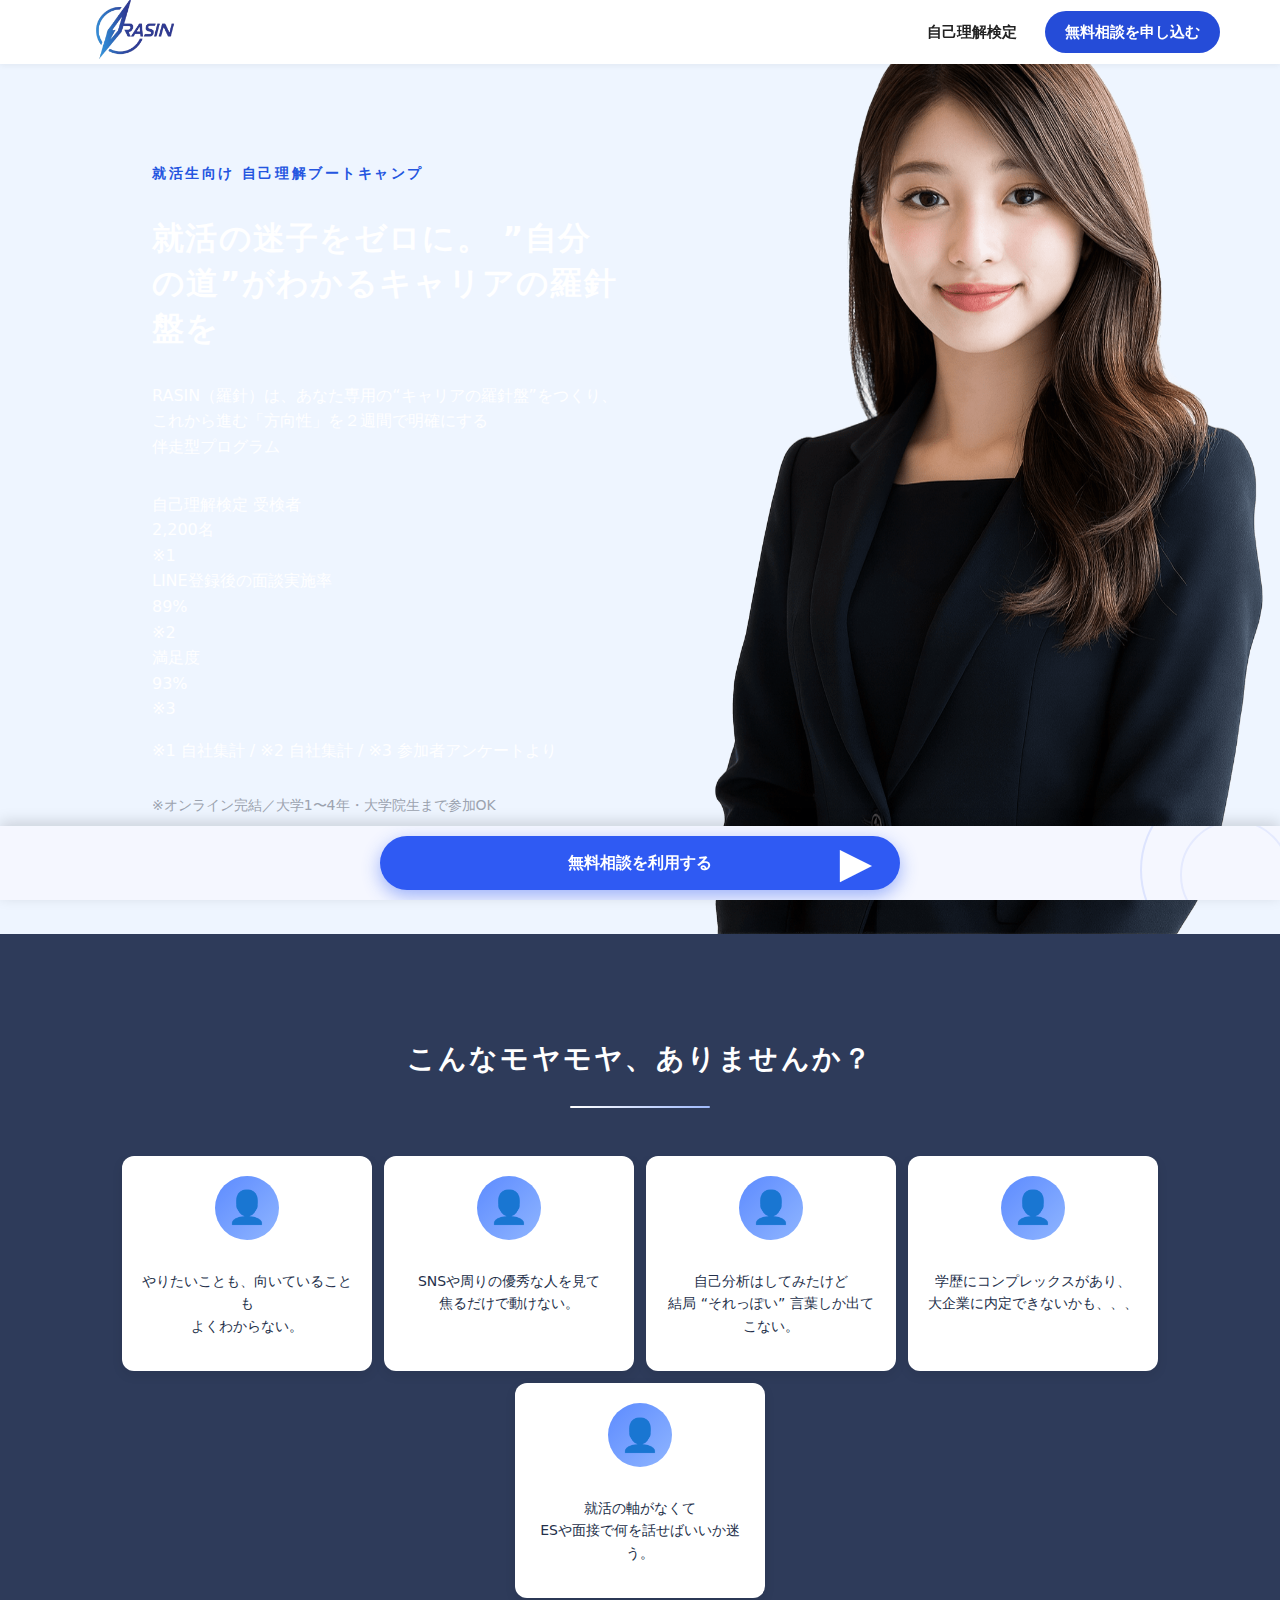
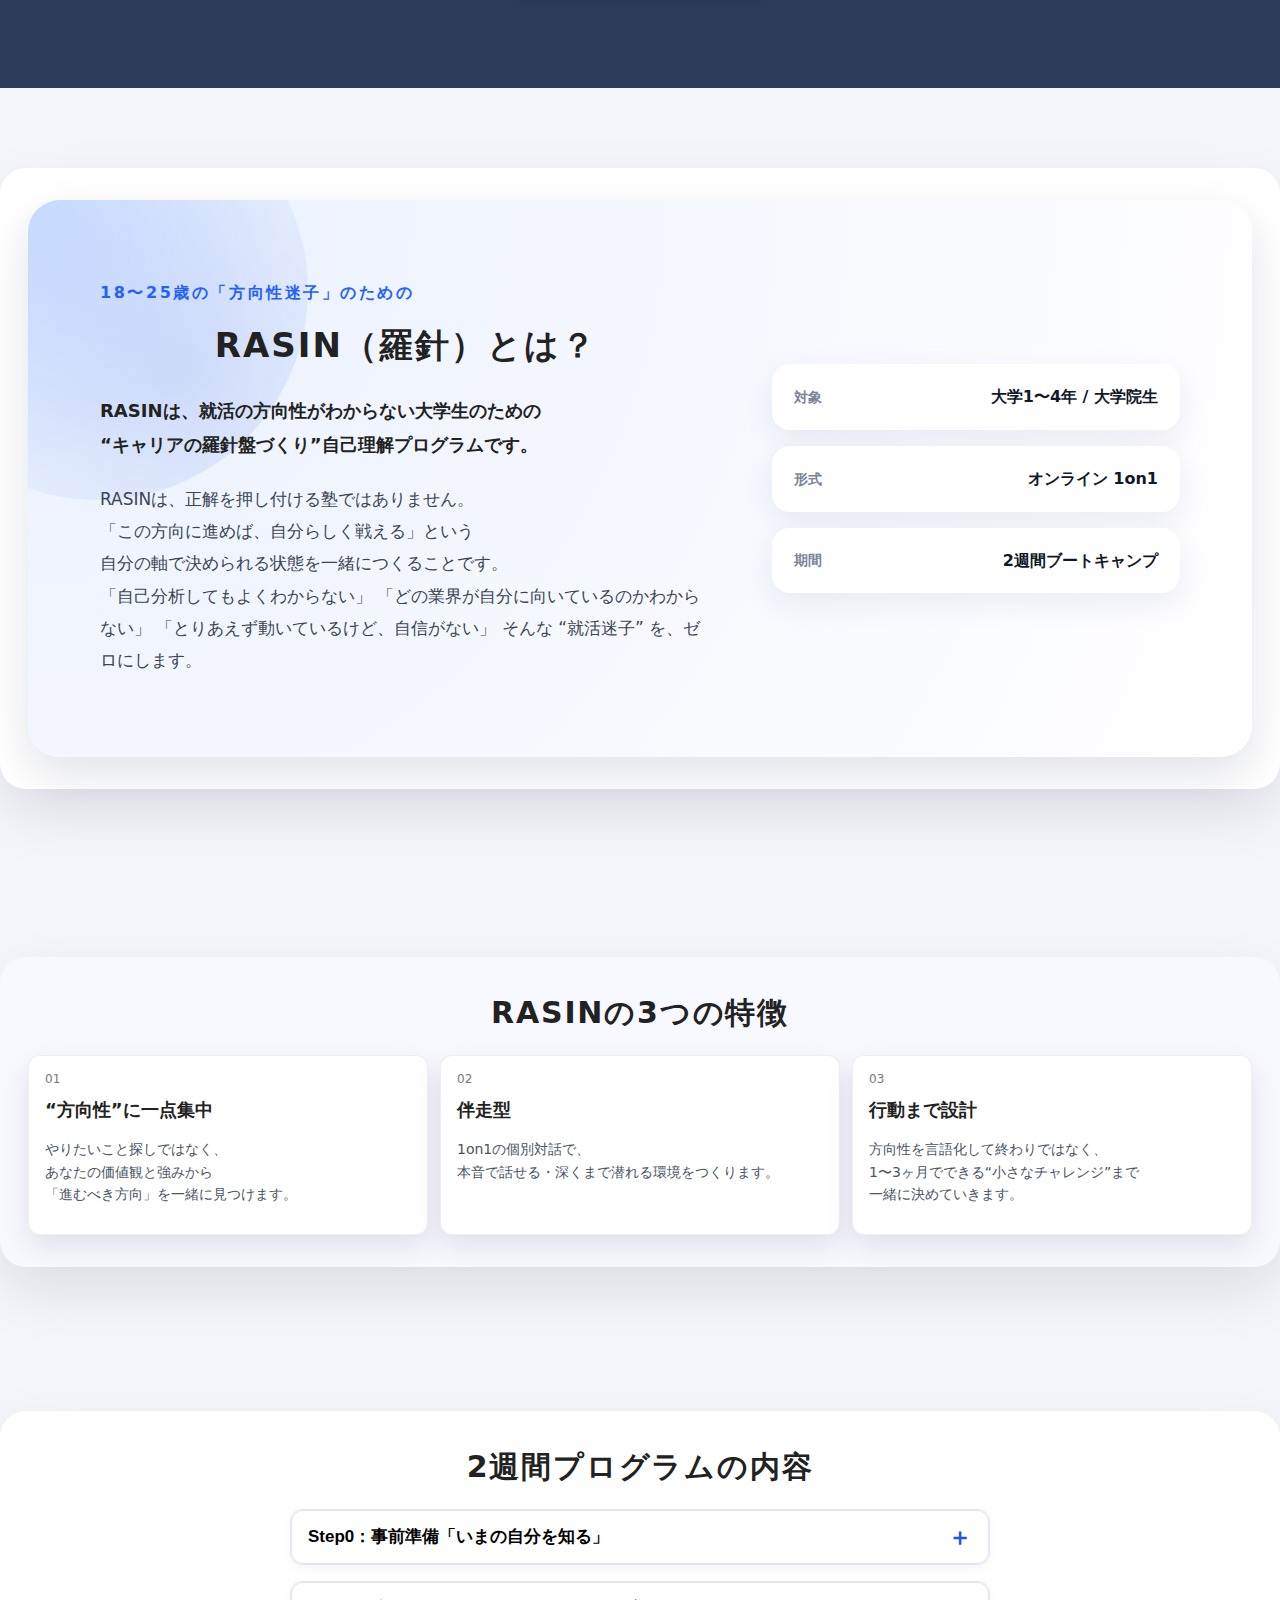
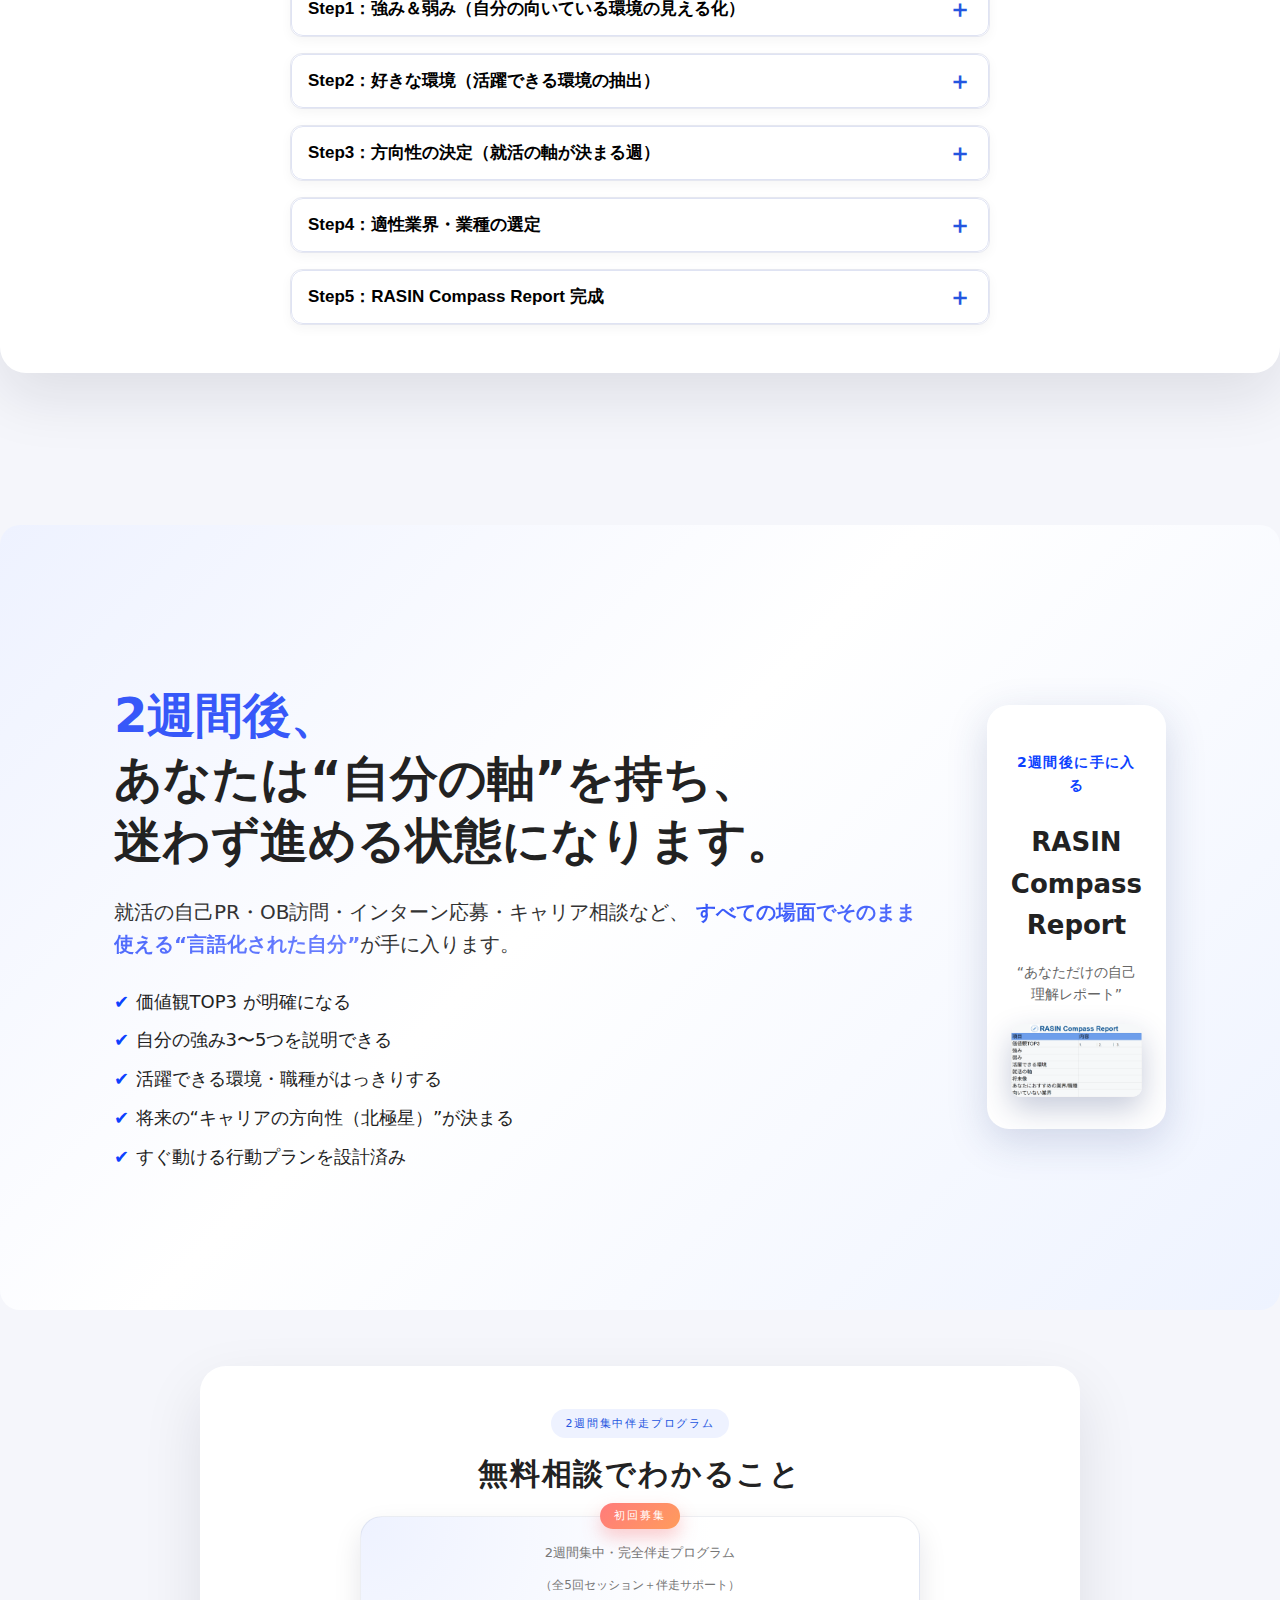
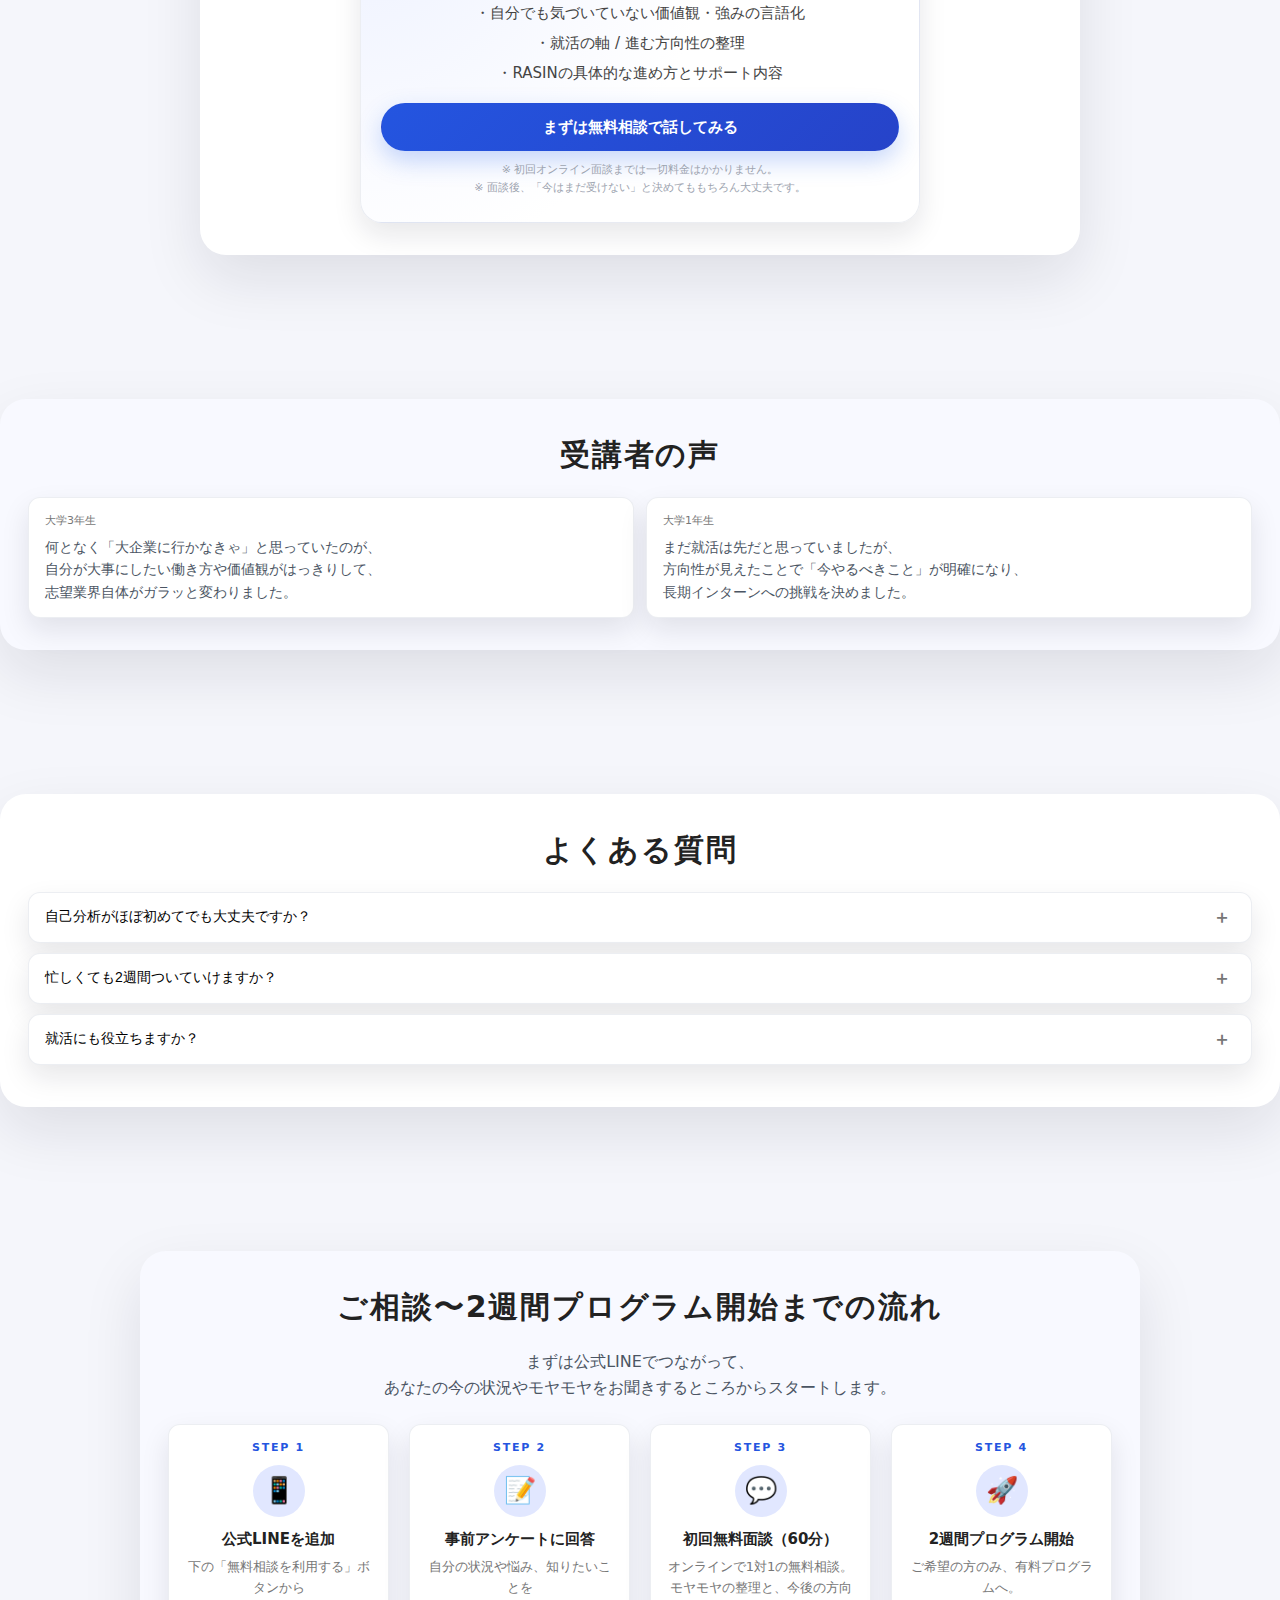
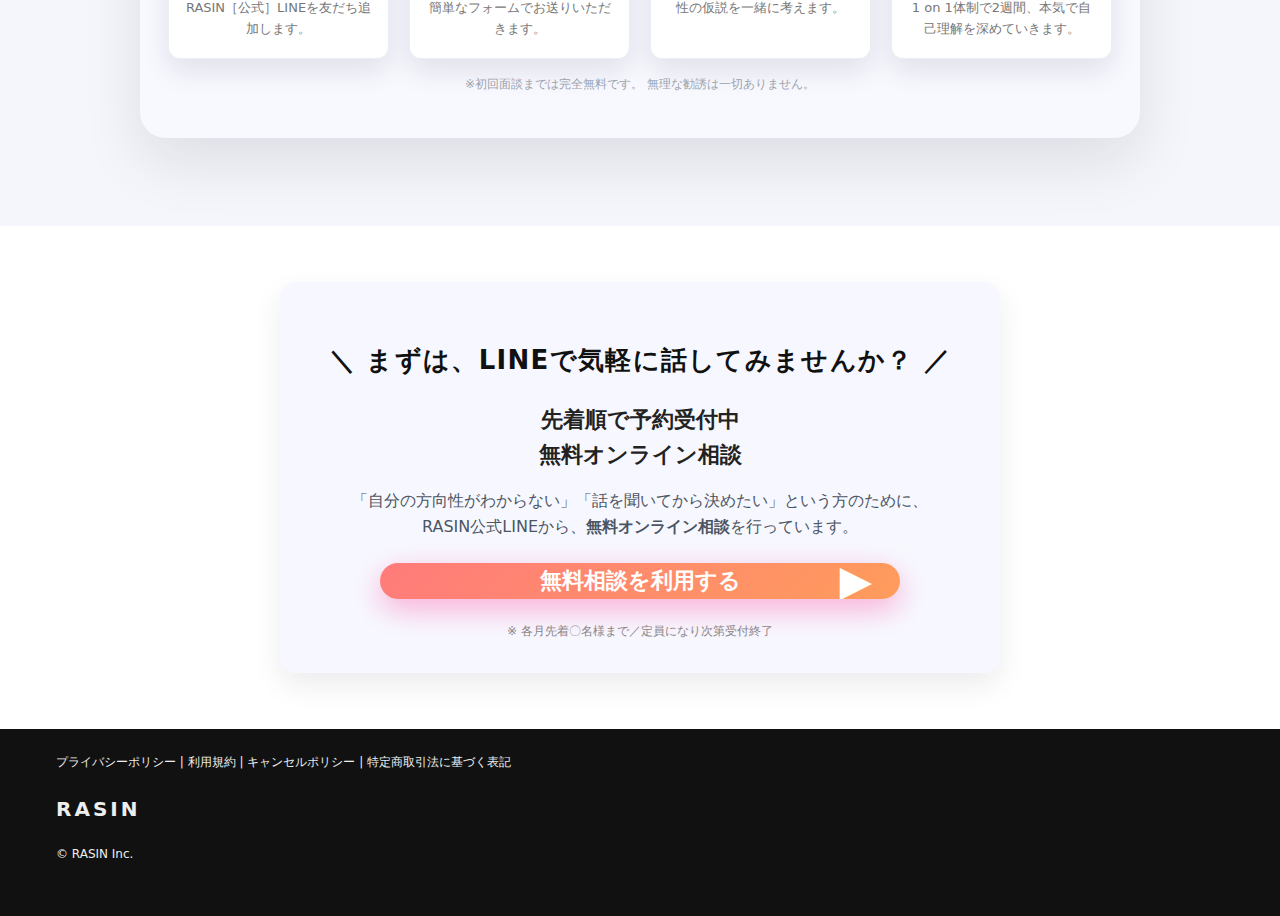
<file: index.html>
<!DOCTYPE html>
<html lang="ja">
<head>
  <meta charset="UTF-8" />
  <title>就活の軸が定まる自己分析プログラム｜RASIN</title>
  <link rel="icon" href="/favicon.ico" sizes="any">
<link rel="icon" type="image/png" href="/favicon.png">
<link rel="apple-touch-icon" href="/apple-touch-icon.png">

  <meta name="viewport" content="width=device-width, initial-scale=1" />
  <link rel="stylesheet" href="style.css" />
</head>
<body>
  <!-- 固定ヘッダー -->
<header class="header">
  <div class="header__inner">
    <div class="header__logo">
      <a href="/">
        <img src="img/rasin-logo.png" alt="RASINロゴ" class="header-logo-img" />
      </a>
    </div>

    <div class="header-actions">
      <!-- 診断ページ -->
      <a href="/diagnosis/" class="btn btn-diagnosis">
        自己理解検定
      </a>

      <!-- CTA -->
      <a
        href="https://lin.ee/MR1jOBx"
        class="header__nav-cta btn-hover-lift btn-bounce"
        target="_blank"
        rel="noopener"
      >
        無料相談を申し込む
      </a>
    </div>
  </div>
</header>


  <!-- 固定下部CTA（スマホ想定） -->
  <div class="bottom-cta">
    <a href="#contact">まずは無料相談してみる</a>
  </div>

  <!-- ヒーロー -->

<section class="hero hero--bg" id="top">

  <div class="hero__inner">
    <div class="hero__content">

      
      <p class="hero__tagline">就活生向け 自己理解ブートキャンプ</p>
      <h1 class="hero__title">
  <span class="hero__title-main">
    就活の迷子をゼロに。
  </span>
  <span class="hero__title-sub">
    ”自分の道”がわかるキャリアの羅針盤を
  </span>
</h1>

      <p class="hero__description">
        RASIN（羅針）は、あなた専用の“キャリアの羅針盤”をつくり、<br />
        これから進む「方向性」を２週間で明確にする<br />
        伴走型プログラム
      </p>


       <!-- 実績カードは hero__inner の外（重要） -->
  <div class="hero__stats">
    <div class="stat">
      <div class="stat__label">自己理解検定 受検者</div>
      <div class="stat__value">2,200<span>名</span></div>
      <div class="stat__note">※1</div>
    </div>
    <div class="stat">
      <div class="stat__label">LINE登録後の面談実施率</div>
      <div class="stat__value">89<span>%</span></div>
      <div class="stat__note">※2</div>
    </div>
    <div class="stat">
      <div class="stat__label">満足度</div>
      <div class="stat__value">93<span>%</span></div>
      <div class="stat__note">※3</div>
    </div>
  </div>

  <div class="hero__footnote">※1 自社集計 / ※2 自社集計 / ※3 参加者アンケートより</div>

      <!-- 右側の女性画像 -->
    
  <!--</div>
      <div class="hero__buttons">
        <a href="https://lin.ee/MR1jOBx" class="btn btn--primary" target="_blank" rel="noopener">
          LINEで無料相談してみる
        </a>
        <a href="#program" class="btn btn--outline">
          2週間プログラムの内容を見る
        </a>
      </div>-->
      <p class="hero__note">
        ※オンライン完結／大学1〜4年・大学院生まで参加OK
      </p>
    </div>

    
</section>

  <!-- 悩み共感セクション -->
<section class="section problems" id="problems">
  <div class="problems__inner">
    <h2 class="problems__title">
      <span class="text-strong">こんなモヤモヤ、ありませんか？</span>
    </h2>

    <div class="problems__divider"></div>

    <div class="problems__cards">
      <div class="problems-card">
        <div class="problems-card__icon">👤</div>
        <p class="problems-card__text">
          やりたいことも、向いていることも<br>
          よくわからない。
        </p>
      </div>

      <div class="problems-card">
        <div class="problems-card__icon">👤</div>
        <p class="problems-card__text">
          SNSや周りの優秀な人を見て<br>
          焦るだけで動けない。
        </p>
      </div>

      <div class="problems-card">
        <div class="problems-card__icon">👤</div>
        <p class="problems-card__text">
          自己分析はしてみたけど<br>
          結局 “それっぽい” 言葉しか出てこない。
        </p>
      </div>

      <div class="problems-card">
        <div class="problems-card__icon">👤</div>
        <p class="problems-card__text">
          学歴にコンプレックスがあり、<br>
          大企業に内定できないかも、、、
        </p>
      </div>

      <div class="problems-card">
        <div class="problems-card__icon">👤</div>
        <p class="problems-card__text">
          就活の軸がなくて<br>
          ESや面接で何を話せばいいか迷う。
        </p>
      </div>
    </div>
  </div>
</section>

  <!-- RASINとは セクション -->
<section class="section section--about" id="about">
  <div class="section__inner">
    <div class="about-block">
      <!-- 背景のサークル -->
      <div class="about-block__bg-circle"></div>

      <div class="about-block__layout">
        <!-- 左：見出し＆本文 -->
        <div class="about-block__heading">
          <p class="about-block__tagline">
            18〜25歳の「方向性迷子」のための
          </p>
          <h2 class="section__title about-block__title">
            RASIN（羅針）とは？
          </h2>
          <p class="about-block__lead">
            RASINは、就活の方向性がわからない大学生のための<br>
            “キャリアの羅針盤づくり”自己理解プログラムです。
          </p>
          <p class="about-block__text">
            RASINは、正解を押し付ける塾ではありません。<br>
          
            「この方向に進めば、自分らしく戦える」という<br>
            自分の軸で決められる状態を一緒につくることです。<br>
            「自己分析してもよくわからない」
「どの業界が自分に向いているのかわからない」
「とりあえず動いているけど、自信がない」

そんな “就活迷子” を、ゼロにします。
            
          </p>
        </div>

        <!-- 右：対象・形式・期間のボックス -->
        <div class="about-block__info">
          <div class="about-pill">
            <span class="about-pill__label">対象</span>
            <span class="about-pill__text">大学1〜4年 / 大学院生</span>
          </div>
          <div class="about-pill">
            <span class="about-pill__label">形式</span>
            <span class="about-pill__text">オンライン 1on1</span>
          </div>
          <div class="about-pill">
            <span class="about-pill__label">期間</span>
            <span class="about-pill__text">2週間ブートキャンプ</span>
          </div>
        </div>
      </div>
    </div>
  </div>
</section>


  <!-- 特徴 -->
  <section class="section section--gray">
    <div class="section__inner">
      <h2 class="section__title">RASINの3つの特徴</h2>
      <div class="grid grid--3">
        <div class="feature">
          <p class="feature__label">01</p>
          <h3 class="feature__title">“方向性”に一点集中</h3>
          <p class="feature__text">
            やりたいこと探しではなく、<br />
            あなたの価値観と強みから<br />
            「進むべき方向」を一緒に見つけます。
          </p>
        </div>
        <div class="feature">
          <p class="feature__label">02</p>
          <h3 class="feature__title">伴走型</h3>
          <p class="feature__text">
            1on1の個別対話で、<br />
            本音で話せる・深くまで潜れる環境をつくります。
          </p>
        </div>
        <div class="feature">
          <p class="feature__label">03</p>
          <h3 class="feature__title">行動まで設計</h3>
          <p class="feature__text">
            方向性を言語化して終わりではなく、<br />
            1〜3ヶ月でできる“小さなチャレンジ”まで<br />
            一緒に決めていきます。
          </p>
        </div>
      </div>
    </div>
  </section>

    <section class="section" id="program">
  <div class="section__inner">
    <h2 class="section__title">2週間プログラムの内容</h2>

    <div class="program-toggles">

      <!-- Week0 -->
      <div class="program-item">
        <button class="program-question">
          <span>Step0：事前準備「いまの自分を知る」</span>
          <span class="program-icon">＋</span>
        </button>
        <div class="program-answer">
          <p class="program-subtitle">▼ コンテンツ</p>
          <ul>
            <li>事前アンケート</li>
            <li>人生ストーリー / 感情体験 / 当時の性格・価値観 / 興味</li>
            <li>自己理解レベル診断（価値観 / 行動特性 / 強み / 向いてる環境）</li>
          </ul>
          <p class="program-subtitle">▼ ゴール</p>
          <p>Step1の深掘りに必要な“自分の棚卸し”が完了する。</p>
        </div>
      </div>

      <!-- Week1 -->
      <div class="program-item">
        <button class="program-question">
          <span>Step1：強み＆弱み（自分の向いている環境の見える化）</span>
          <span class="program-icon">＋</span>
        </button>
        <div class="program-answer">
          <p class="program-subtitle">▼ やること</p>
          <ul>
            <li>得意シーンの棚卸し</li>
            <li>周囲から言われてきた言葉の整理</li>
            <li>性格傾向 / 行動特性 / 潰れやすい思考癖</li>
            <li>向いてる環境・向かない環境の把握</li>
            <li>強み3〜5つを言語化</li>
          </ul>
          <p class="program-subtitle">▼ ミニワーク</p>
          <ul>
            <li>自分らしい行動ログ</li>
            <li>無理してた行動ログ</li>
          </ul>
          <p class="program-subtitle">▼ Step1の成果</p>
          <p>自分の向いてる環境がわかる</p>
        </div>
      </div>

      <!-- Week2 -->
      <div class="program-item">
        <button class="program-question">
          <span>Step2：好きな環境（活躍できる環境の抽出）</span>
          <span class="program-icon">＋</span>
        </button>
        <div class="program-answer">
          <p class="program-subtitle">▼ やること</p>
          <ul>
            <li>時間を忘れて夢中になれるもの</li>
            <li>周囲から言われてきた言葉の整理</li>
            <li>性格傾向 / 行動特性 / 潰れやすい思考癖</li>
            
          </ul>
          <p class="program-subtitle">▼ ミニワーク</p>
          <ul>
            <li>自分らしい行動ログ</li>
            <li>無理してた行動ログ</li>
          </ul>
          <p class="program-subtitle">▼ Step3の成果</p>
          <p>自分の活躍できる環境がわかる</p>
        </div>
      </div>

      <!-- Week3 -->
<div class="program-item">
  <button class="program-question">
    <span>Step3：方向性の決定（就活の軸が決まる週）</span>
    <span class="program-icon">＋</span>
  </button>
  <div class="program-answer">
    <p class="program-subtitle">▼ やること</p>
    <ul>
      <li>方向性候補を洗い出す</li>
      <li>絶対に嫌な選択肢を除外</li>
      <li>職種・業界・働き方を具体化</li>
      <li>方向性案を1〜2個決定</li>
      <li>必要スキル・経験を整理</li>
    </ul>

    <p class="program-subtitle">▼ ミニワーク</p>
    <ul>
      <li>魅力的だった仕事</li>
      <li>嫌だと感じた業務</li>
      <li>5年後の理想像</li>
    </ul>

    <p class="program-subtitle">▼ Step3の成果</p>
    <p>自分に合った方向性が1〜2種決まり、やりたいこと（仮）が言えるようになる。</p>
  </div>
</div>

<!-- Week4 -->
<div class="program-item">
  <button class="program-question">
    <span>Step4：適性業界・業種の選定</span>
    <span class="program-icon">＋</span>
  </button>
  <div class="program-answer">
    <p class="program-subtitle">▼ やること</p>
    <ul>
      <li>向いている業界を3つ選定（価値観×強み×感情）</li>
      <li>向いていない業界を2つ明確化</li>
      <li>向いている職種を言語化</li>
    </ul>

    <p class="program-subtitle">▼ ワーク内容</p>
    <ul>
      <li>業界A・B・C：なぜ向いているか</li>
      <li>業界X・Y：なぜ向いていないか</li>
      <li>〇〇職・△△職：理由の言語化</li>
    </ul>

    <p class="program-subtitle">▼ Step4の成果</p>
    <p>自分に合う「業界×職種」が明確になり、選択肢に迷わなくなる。</p>
  </div>
</div>

<!-- Week5 -->
<div class="program-item">
  <button class="program-question">
    <span>Step5：RASIN Compass Report 完成</span>
    <span class="program-icon">＋</span>
  </button>
  <div class="program-answer">
    <p class="program-subtitle">▼ やること</p>
    <ul>
      <li>STEP1〜4を統合したキャリア羅針盤レポート作成</li>
      <li>自分専用の取扱説明書を完成</li>
      <li>次に取るべきアクションを明確化</li>
    </ul>

    <p class="program-subtitle">▼ Step5の成果</p>
    <p>自分の方向性と行動指針が言語化され、迷わず動ける状態になる。</p>
  </div>
</div>

    </div>
  </div>
</section>

    <!-- FINAL GOAL セクション -->
<section class="final-goal">
  <div class="final-goal__inner">

    <div class="final-goal__left">
      <h2 class="final-goal__title">
        <span class="fg-highlight">2週間後、</span><br>
        あなたは“自分の軸”を持ち、<br>
        迷わず進める状態になります。
      </h2>

      <p class="final-goal__text">
        就活の自己PR・OB訪問・インターン応募・キャリア相談など、  
        <span class="fg-strong">すべての場面でそのまま使える“言語化された自分”</span>が手に入ります。
      </p>

      <ul class="final-goal__list">
        <li>価値観TOP3 が明確になる</li>
        <li>自分の強み3〜5つを説明できる</li>
        <li>活躍できる環境・職種がはっきりする</li>
        <li>将来の“キャリアの方向性（北極星）”が決まる</li>
        <li>すぐ動ける行動プランを設計済み</li>
      </ul>
    </div>

    <!-- 右側のレポート強調ブロック -->
    <div class="final-goal__right">
      <div class="compass-card">
        <div class="compass-card__glow"></div>
        <p class="compass-card__label">2週間後に手に入る</p>
        <h3 class="compass-card__title">RASIN Compass Report</h3>
        <p class="compass-card__sub">“あなただけの自己理解レポート”</p>
        <img src="img/compass-report.jpg" class="compass-card__image" alt="RASIN Compass Report">
      </div>
    </div>

  </div>
</section>

  <section class="section" id="price">
  <div class="section__inner section__inner--narrow">
    <div class="price-section">
      <p class="price-pill">2週間集中伴走プログラム</p>
      <h2 class="section__title section__title--center">
        無料相談でわかること
      </h2>

      <div class="price-card">
        <div class="price-card__badge">初回募集</div>

        <div class="price-card__body">
          <p class="price-card__label">2週間集中・完全伴走プログラム</p>

          <p class="price-card__main">
            <!--<span class="price-card__yen">¥</span>-->
            <!--<span class="price-card__num">49,800</span>-->
            <!--<span class="price-card__tax">税込</span>-->
          </p>

          <p class="price-card__split">
            （全5回セッション＋伴走サポート）<br />

          </p>

          <ul class="price-card__list">
            <li>・自分でも気づいていない価値観・強みの言語化</li>
            <li>・就活の軸 / 進む方向性の整理</li>
            <li>・RASINの具体的な進め方とサポート内容</li>
          </ul>

          <a
            href="https://lin.ee/MR1jOBx"
            class="btn btn--primary btn-hover-lift btn-bounce price-card__btn"
            target="_blank"
            rel="noopener"
          >
            まずは無料相談で話してみる
          </a>

          <p class="price-card__note">
            ※ 初回オンライン面談までは一切料金はかかりません。<br />
            ※ 面談後、「今はまだ受けない」と決めてももちろん大丈夫です。
          </p>
        </div>
      </div>
    </div>
  </div>
</section>




  <!-- 受講者の声（ダミー） -->
  <section class="section section--gray" id="voices">
    <div class="section__inner">
      <h2 class="section__title">受講者の声</h2>
      <div class="grid grid--2">
        <div class="voice-card">
          <p class="voice-card__tag">大学3年生</p>
          <p class="voice-card__text">
            何となく「大企業に行かなきゃ」と思っていたのが、<br />
            自分が大事にしたい働き方や価値観がはっきりして、<br />
            志望業界自体がガラッと変わりました。
          </p>
        </div>
        <div class="voice-card">
          <p class="voice-card__tag">大学1年生</p>
          <p class="voice-card__text">
            まだ就活は先だと思っていましたが、<br />
            方向性が見えたことで「今やるべきこと」が明確になり、<br />
            長期インターンへの挑戦を決めました。
          </p>
        </div>
      </div>
    </div>
  </section>

  <section class="section">
  <div class="section__inner">
    <h2 class="section__title">よくある質問</h2>
    <div class="faq">
      
      <div class="faq__item">
        <button class="faq__question">
          <span class="faq__question-text">
            自己分析がほぼ初めてでも大丈夫ですか？
          </span>
          <span class="faq__icon">＋</span>
        </button>
        <div class="faq__answer">
          <p>
            まったく問題ありません。過去の出来事を一緒に振り返るところから始めるので、
            「何もやってこなかった」と感じている方でも参加できます。
          </p>
        </div>
      </div>

      <div class="faq__item">
        <button class="faq__question">
          <span class="faq__question-text">
            忙しくても2週間ついていけますか？
          </span>
          <span class="faq__icon">＋</span>
        </button>
        <div class="faq__answer">
          <p>
            週2回のセッション（約90分）と短時間のワークが中心です。
            個別相談の時間帯も柔軟に調整します。
          </p>
        </div>
      </div>

      <div class="faq__item">
        <button class="faq__question">
          <span class="faq__question-text">
            就活にも役立ちますか？
          </span>
          <span class="faq__icon">＋</span>
        </button>
        <div class="faq__answer">
          <p>
            はい。プログラムを通じて整理した「価値観・強み・方向性」は、
            志望動機や自己PRの核としてそのまま活用できます。
          </p>
        </div>
      </div>

    </div>
  </div>
</section>

  <!-- ご相談〜4週間プログラム開始までの流れ -->
<section class="section section--gray" id="flow">
  <div class="section__inner section__inner--narrow">
    <h2 class="section__title section__title--center">
      ご相談〜2週間プログラム開始までの流れ
    </h2>
    <p class="section__lead section__lead--center">
      まずは公式LINEでつながって、<br />
      あなたの今の状況やモヤモヤをお聞きするところからスタートします。
    </p>

    <div class="flow-steps">
      <!-- STEP1 -->
      <div class="flow-card">
        <p class="flow-step-label">STEP 1</p>
        <div class="flow-icon">📱</div>
        <h3 class="flow-card-title">公式LINEを追加</h3>
        <p class="flow-card-text">
          下の「無料相談を利用する」ボタンから<br />
          RASIN［公式］LINEを友だち追加します。
        </p>
      </div>

      <!-- STEP2 -->
      <div class="flow-card">
        <p class="flow-step-label">STEP 2</p>
        <div class="flow-icon">📝</div>
        <h3 class="flow-card-title">事前アンケートに回答</h3>
        <p class="flow-card-text">
          自分の状況や悩み、知りたいことを<br />
          簡単なフォームでお送りいただきます。
        </p>
      </div>

      <!-- STEP3 -->
      <div class="flow-card">
        <p class="flow-step-label">STEP 3</p>
        <div class="flow-icon">💬</div>
        <h3 class="flow-card-title">初回無料面談（60分）</h3>
        <p class="flow-card-text">
          オンラインで1対1の無料相談。<br />
          モヤモヤの整理と、今後の方向性の仮説を一緒に考えます。
        </p>
      </div>

      <!-- STEP4 -->
      <div class="flow-card">
        <p class="flow-step-label">STEP 4</p>
        <div class="flow-icon">🚀</div>
        <h3 class="flow-card-title">2週間プログラム開始</h3>
        <p class="flow-card-text">
          ご希望の方のみ、有料プログラムへ。<br />
          1 on 1体制で2週間、本気で自己理解を深めていきます。
        </p>
      </div>
    </div>

    <p class="flow-note">
      ※初回面談までは完全無料です。<br class="sp-only" />
      無理な勧誘は一切ありません。
    </p>
  </div>
</section>


  <!-- お問い合わせ / 申込 -->
  <section id="lead" class="lead-cta">
  <div class="lead-cta__inner">
    <p class="lead-cta__tag">＼ まずは、LINEで気軽に話してみませんか？ ／</p>

    <h2 class="lead-cta__title">
      先着順で予約受付中<br />
      無料オンライン相談
    </h2>

    <p class="section__lead section__lead--center">
  「自分の方向性がわからない」「話を聞いてから決めたい」という方のために、<br />
  RASIN公式LINEから、<span class="text-strong">無料オンライン相談</span>を行っています。
</p>


    <a
      href="https://lin.ee/MR1jOBx"
      class="lead-cta__button btn-pulse"
      target="_blank"
      rel="noopener"
    >
      無料相談を利用する
    </a>

    <p class="lead-cta__note">
      ※ 各月先着〇名様まで／定員になり次第受付終了
    </p>
  </div>
</section>

  
  <!-- /特定商取引法に基づく表記 -->

  <footer class="footer">
  <div class="footer__inner">
    <div class="footer__right">
    <a href="/privacy.html">プライバシーポリシー</a> |
  <a href="/terms.html">利用規約</a> |
  <a href="/cancel.html" class="footer__link">キャンセルポリシー</a> |
      <a href="tokushoho.html" class="footer__link">特定商取引法に基づく表記</a>
    <p class="footer__logo">RASIN</p>
  
      <p class="footer__copy">© RASIN Inc.</p>
    </div>
  </div>
</footer>

<!-- 画面下固定CTA -->
<div class="fixed-cta">
  <a
    href="https://lin.ee/MR1jOBx"
    class="lead-cta__button cta-with-logo shine-button"
    target="_blank"
    rel="noopener"
  >
    
    無料相談を利用する
  </a>
</div>

<script src="script.js"></script>
</body>
</html>
</file>
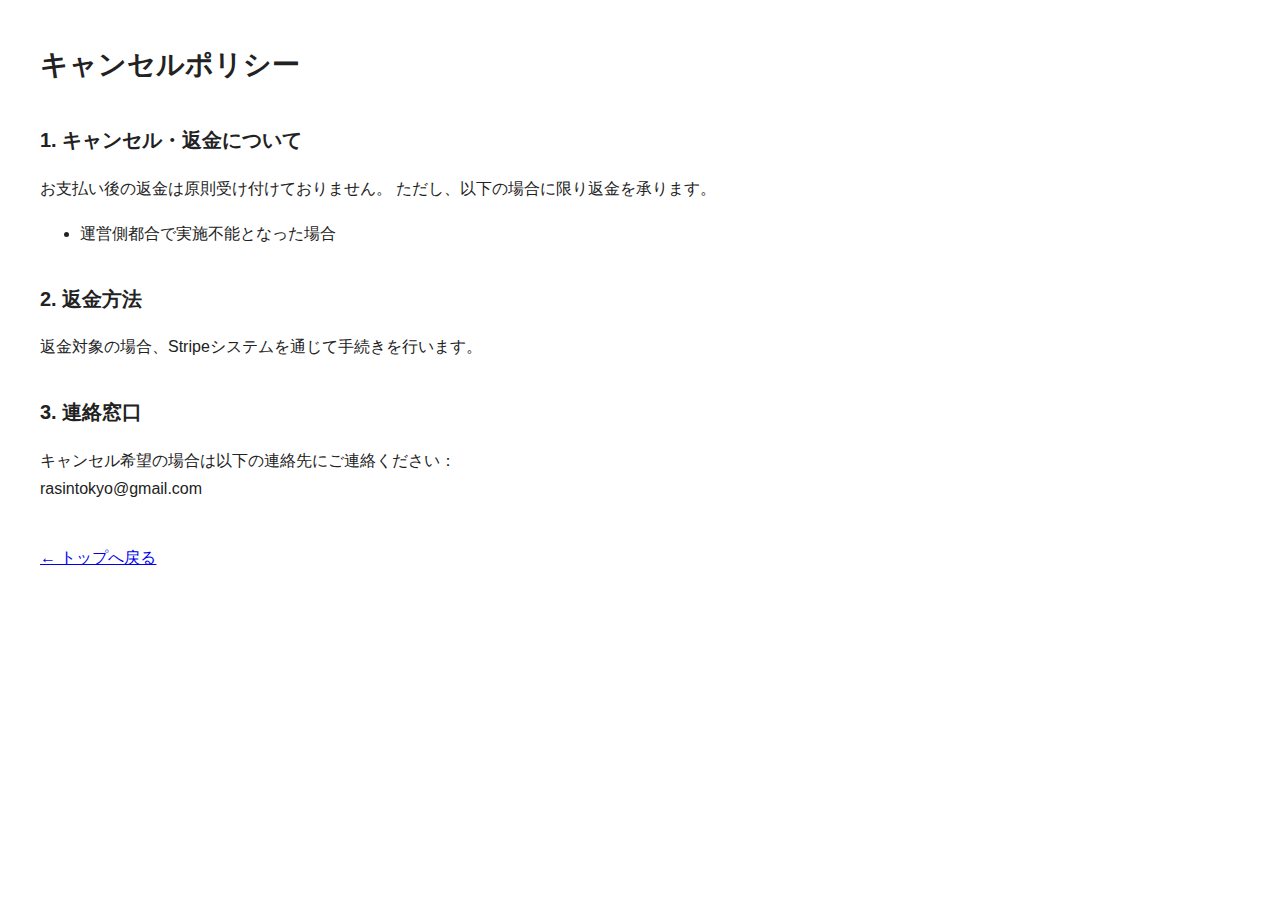
<file: cancel.html>
<!DOCTYPE html>
<html lang="ja">
<head>
<meta charset="UTF-8">
<title>キャンセルポリシー | RASIN</title>
<meta name="viewport" content="width=device-width, initial-scale=1" />
<style>
body { font-family: sans-serif; margin: 40px; line-height: 1.8; color:#222; }
h1 { font-size: 28px; font-weight: 700; margin-bottom: 20px; }
h2 { font-size: 20px; margin-top: 32px; }
</style>
</head>
<body>

<h1>キャンセルポリシー</h1>

<h2>1. キャンセル・返金について</h2>
<p>
お支払い後の返金は原則受け付けておりません。
ただし、以下の場合に限り返金を承ります。
</p>
<ul>
<li>運営側都合で実施不能となった場合</li>
</ul>

<h2>2. 返金方法</h2>
<p>
返金対象の場合、Stripeシステムを通じて手続きを行います。
</p>

<h2>3. 連絡窓口</h2>
<p>
キャンセル希望の場合は以下の連絡先にご連絡ください：<br>
rasintokyo@gmail.com
</p>

<p style="margin-top:40px;">
      <a href="index.html" style="text-decoration:underline;">← トップへ戻る</a>
    </p>
</body>
</html>
</file>
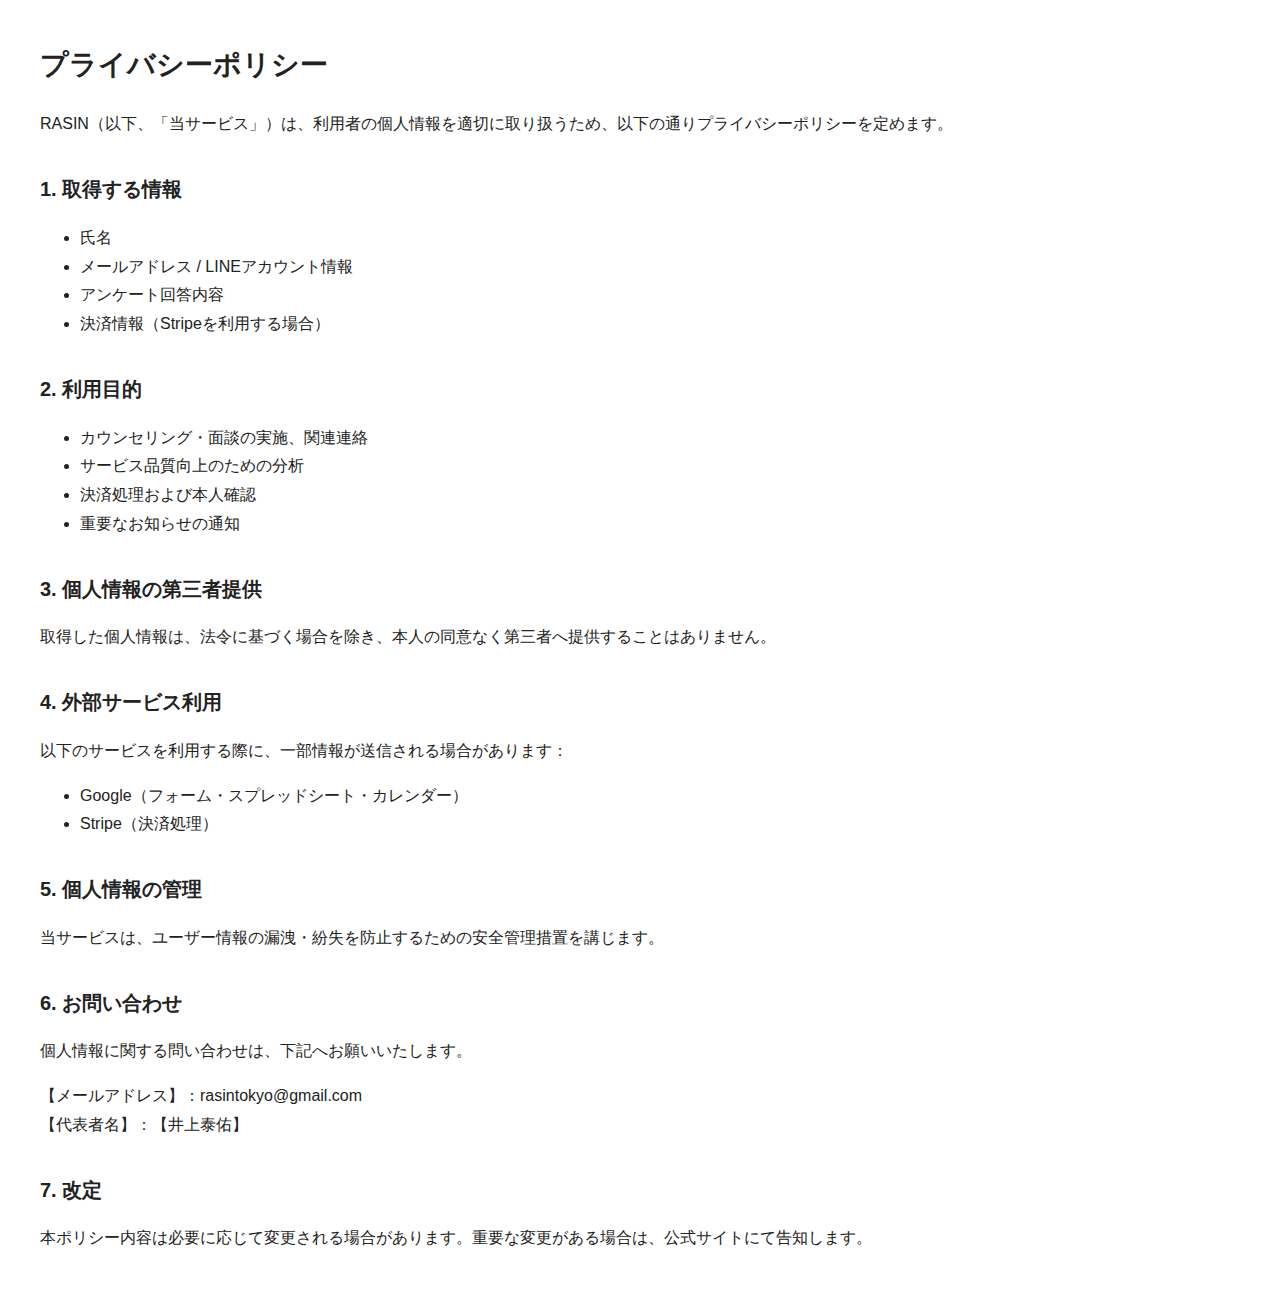
<file: privacy.html>
<!DOCTYPE html>
<html lang="ja">
<head>
<meta charset="UTF-8">
<title>プライバシーポリシー | RASIN</title>
<meta name="viewport" content="width=device-width, initial-scale=1" />
<style>
body { font-family: sans-serif; margin: 40px; line-height: 1.8; color:#222; }
h1 { font-size: 28px; font-weight: 700; margin-bottom: 20px; }
h2 { font-size: 20px; margin-top: 32px; }
</style>
</head>
<body>

<h1>プライバシーポリシー</h1>

<p>
RASIN（以下、「当サービス」）は、利用者の個人情報を適切に取り扱うため、以下の通りプライバシーポリシーを定めます。
</p>

<h2>1. 取得する情報</h2>
<ul>
<li>氏名</li>
<li>メールアドレス / LINEアカウント情報</li>
<li>アンケート回答内容</li>
<li>決済情報（Stripeを利用する場合）</li>
</ul>

<h2>2. 利用目的</h2>
<ul>
<li>カウンセリング・面談の実施、関連連絡</li>
<li>サービス品質向上のための分析</li>
<li>決済処理および本人確認</li>
<li>重要なお知らせの通知</li>
</ul>

<h2>3. 個人情報の第三者提供</h2>
<p>
取得した個人情報は、法令に基づく場合を除き、本人の同意なく第三者へ提供することはありません。
</p>

<h2>4. 外部サービス利用</h2>
<p>以下のサービスを利用する際に、一部情報が送信される場合があります：</p>
<ul>
<li>Google（フォーム・スプレッドシート・カレンダー）</li>
<li>Stripe（決済処理）</li>
</ul>

<h2>5. 個人情報の管理</h2>
<p>
当サービスは、ユーザー情報の漏洩・紛失を防止するための安全管理措置を講じます。
</p>

<h2>6. お問い合わせ</h2>
<p>
個人情報に関する問い合わせは、下記へお願いいたします。
</p>
<p>
【メールアドレス】：rasintokyo@gmail.com<br>
【代表者名】：【井上泰佑】
</p>

<h2>7. 改定</h2>
<p>
本ポリシー内容は必要に応じて変更される場合があります。重要な変更がある場合は、公式サイトにて告知します。
</p>

</body>
</html>
</file>
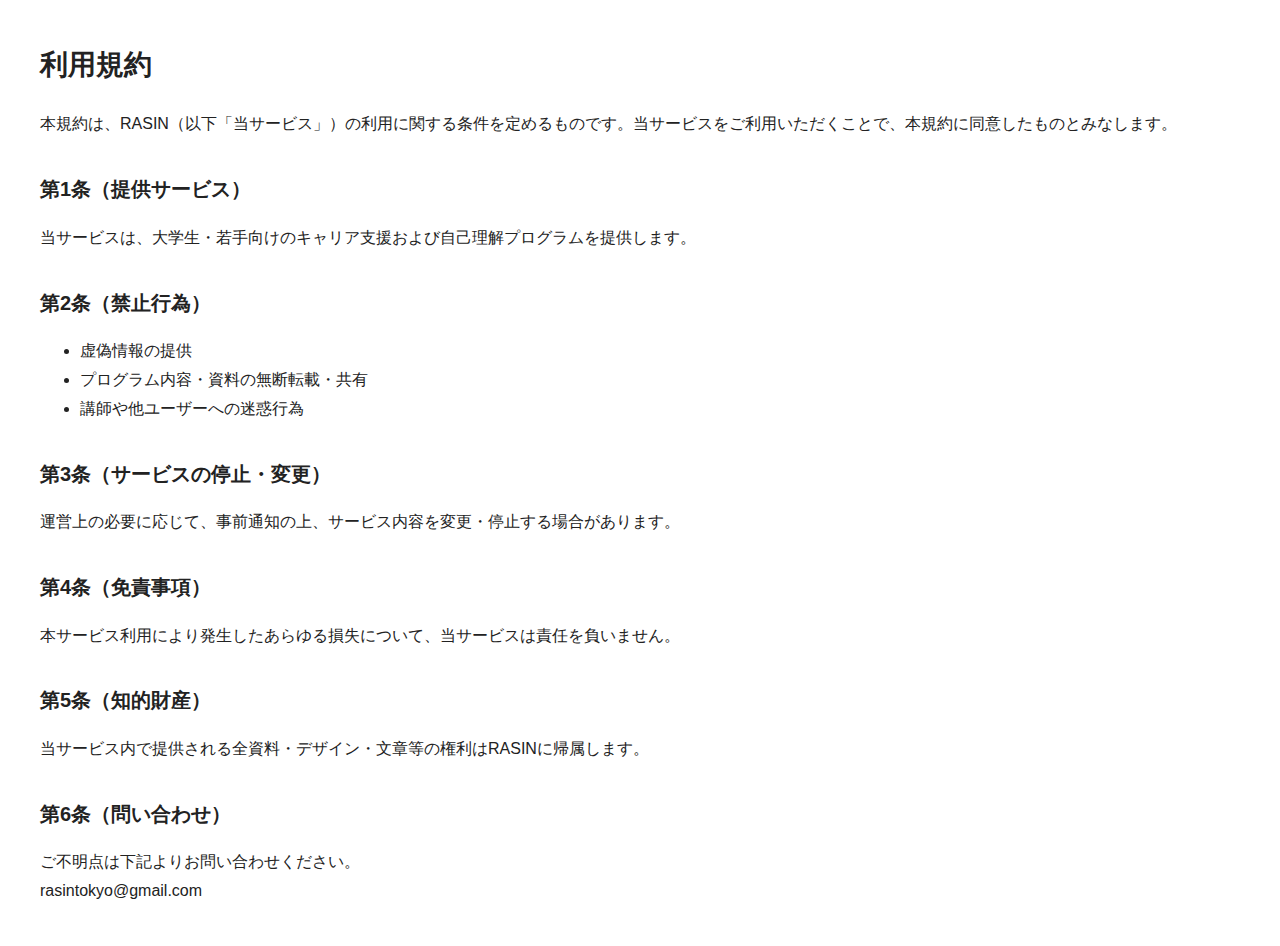
<file: terms.html>
<!DOCTYPE html>
<html lang="ja">
<head>
<meta charset="UTF-8">
<title>利用規約 | RASIN</title>
<meta name="viewport" content="width=device-width, initial-scale=1" />
<style>
body { font-family: sans-serif; margin: 40px; line-height: 1.8; color:#222; }
h1 { font-size: 28px; font-weight: 700; margin-bottom: 20px; }
h2 { font-size: 20px; margin-top: 32px; }
</style>
</head>
<body>

<h1>利用規約</h1>
<p>
本規約は、RASIN（以下「当サービス」）の利用に関する条件を定めるものです。当サービスをご利用いただくことで、本規約に同意したものとみなします。
</p>

<h2>第1条（提供サービス）</h2>
<p>
当サービスは、大学生・若手向けのキャリア支援および自己理解プログラムを提供します。
</p>

<h2>第2条（禁止行為）</h2>
<ul>
<li>虚偽情報の提供</li>
<li>プログラム内容・資料の無断転載・共有</li>
<li>講師や他ユーザーへの迷惑行為</li>
</ul>

<h2>第3条（サービスの停止・変更）</h2>
<p>
運営上の必要に応じて、事前通知の上、サービス内容を変更・停止する場合があります。
</p>

<h2>第4条（免責事項）</h2>
<p>
本サービス利用により発生したあらゆる損失について、当サービスは責任を負いません。
</p>

<h2>第5条（知的財産）</h2>
<p>
当サービス内で提供される全資料・デザイン・文章等の権利はRASINに帰属します。
</p>

<h2>第6条（問い合わせ）</h2>
<p>
ご不明点は下記よりお問い合わせください。<br>
rasintokyo@gmail.com
</p>

</body>
</html>
</file>
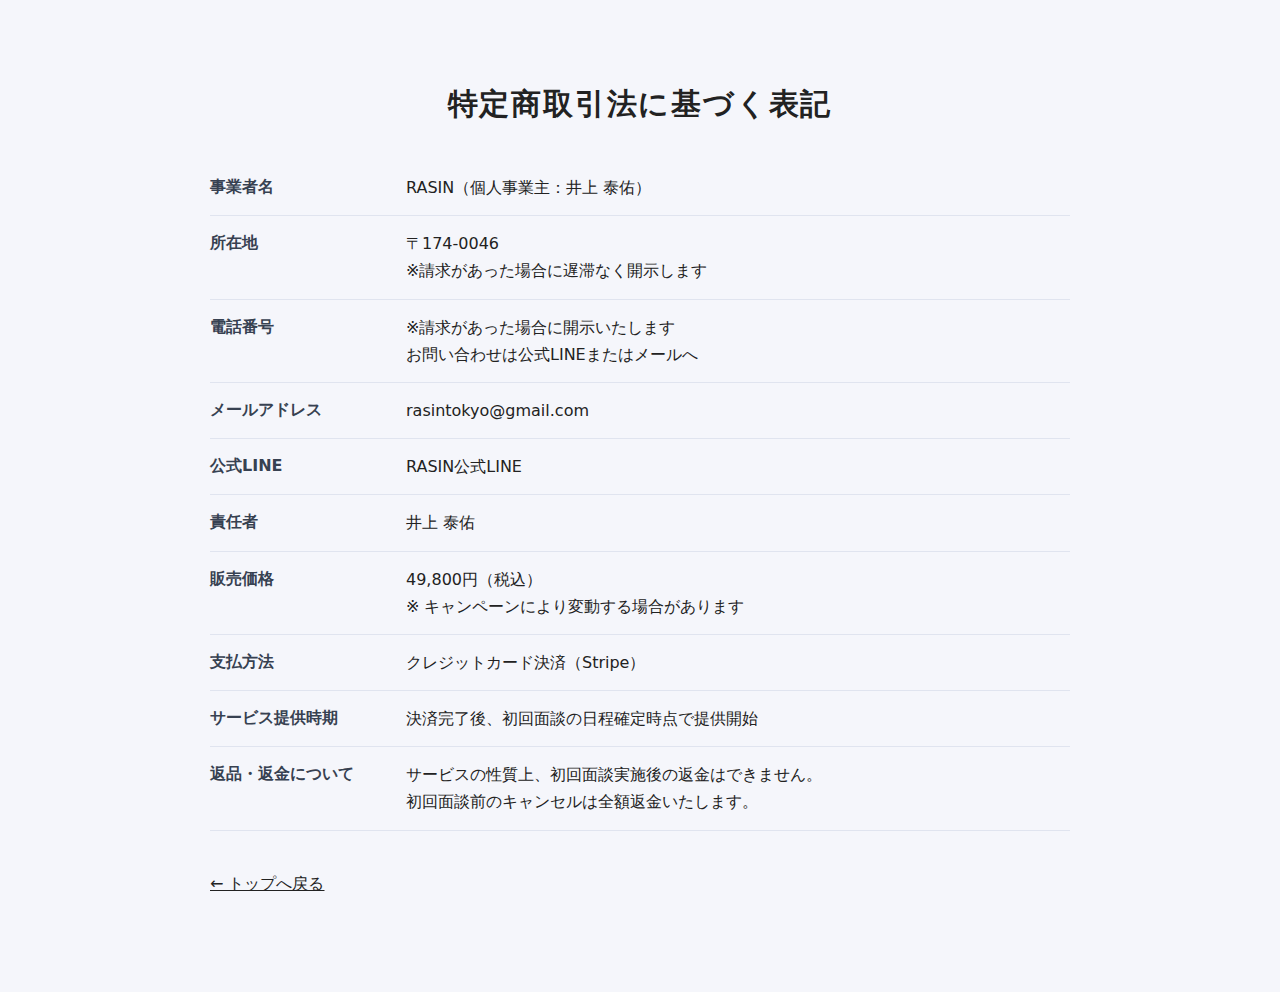
<file: tokushoho.html>
<!DOCTYPE html>
<html lang="ja">
<head>
  <meta charset="UTF-8" />
  <title>特定商取引法に基づく表記｜RASIN</title>
  <meta name="viewport" content="width=device-width, initial-scale=1" />
  <link rel="stylesheet" href="style.css" />
</head>

<body>
  <section class="section" style="padding:80px 20px; max-width:900px; margin:0 auto;">
    <h1 class="section__title" style="margin-bottom:32px;">特定商取引法に基づく表記</h1>

    <div class="law-table">
      <dl>

        <div class="law-row">
          <dt>事業者名</dt>
          <dd>RASIN（個人事業主：井上 泰佑）</dd>
        </div>

        <div class="law-row">
          <dt>所在地</dt>
          <dd>
            〒174-0046<br>
            ※請求があった場合に遅滞なく開示します
          </dd>
        </div>

        <div class="law-row">
          <dt>電話番号</dt>
          <dd>
            ※請求があった場合に開示いたします<br>
            お問い合わせは公式LINEまたはメールへ
          </dd>
        </div>

        <div class="law-row">
          <dt>メールアドレス</dt>
          <dd>rasintokyo@gmail.com</dd>
        </div>

        <div class="law-row">
          <dt>公式LINE</dt>
          <dd>
            <a href="https://lin.ee/MR1jOBx" target="_blank">RASIN公式LINE</a>
          </dd>
        </div>

        <div class="law-row">
          <dt>責任者</dt>
          <dd>井上 泰佑</dd>
        </div>

        <div class="law-row">
          <dt>販売価格</dt>
          <dd>
            49,800円（税込）<br>
            ※ キャンペーンにより変動する場合があります
          </dd>
        </div>

        <div class="law-row">
          <dt>支払方法</dt>
          <dd>クレジットカード決済（Stripe）</dd>
        </div>

        <div class="law-row">
          <dt>サービス提供時期</dt>
          <dd>
            決済完了後、初回面談の日程確定時点で提供開始
          </dd>
        </div>

        <div class="law-row">
          <dt>返品・返金について</dt>
          <dd>
            サービスの性質上、初回面談実施後の返金はできません。<br>
            初回面談前のキャンセルは全額返金いたします。
          </dd>
        </div>

      </dl>
    </div>

    <p style="margin-top:40px;">
      <a href="index.html" style="text-decoration:underline;">← トップへ戻る</a>
    </p>
  </section>
</body>
</html>
</file>
<file: style.css>
:root {
  --color-bg: #ffffff;
  --color-bg-gray: #f7f7fa;
  --color-accent: #0037ff;
  --color-accent-light: #e5ebff;
  --color-text: #222222;
  --color-muted: #777777;
  --shadow-soft: 0 10px 25px rgba(0, 0, 0, 0.06);
  --radius-lg: 16px;
  --radius-md: 10px;
  --radius-sm: 6px;
  --max-width: 1280px;
  --header-height: 64px;
  --z-header: 1000;
}

/* reset簡易版 */
*,
*::before,
*::after {
  box-sizing: border-box;
}
body {
  margin: 0;
  font-family: system-ui, -apple-system, BlinkMacSystemFont, "Helvetica Neue",
    "Yu Gothic", "YuGothic", "Hiragino Kaku Gothic ProN", Meiryo, sans-serif;
  color: var(--color-text);
  background: var(--color-bg);
  line-height: 1.6;
}
img {
  max-width: 100%;
  height: auto;
  display: block;
}
a {
  color: inherit;
  text-decoration: none;
}

/* header */
.header {
  position: fixed;
  top: 0;
  left: 0;
  right: 0;
  height: var(--header-height);
  background: rgba(255, 255, 255, 0.95);
  backdrop-filter: blur(12px);
  box-shadow: 0 1px 4px rgba(0, 0, 0, 0.04);
  z-index: var(--z-header);
}
.header__inner {
  max-width: var(--max-width);
  margin: 0 auto;
  height: 100%;
  display: flex;
  align-items: center;
  justify-content: space-between;
  padding: 0 16px;
  
}
.header__logo {
  display: flex;
  align-items: center;
  gap: -4px;
}

.header__logo img {
  width: 140px; /* 好きな値に調整 */
  height: auto !important;
  display: block;
}

.logo-img {
  
  width: auto;
}

.header__nav {
  display: flex;
  gap: 16px;
  font-size: 16px;
}
.header__nav a {
  padding: 6px 8px;
}
.header__nav-cta {
  border-radius: 999px;
  padding: 6px 16px;
  background: var(--color-accent);
  color: #fff;
}

/* bottom CTA (mobile) */
.bottom-cta {
  position: fixed;
  bottom: 0;
  left: 0;
  right: 0;
  background: rgba(14, 66, 255, 0.98);
  padding: 10px 16px;
  display: none;
  z-index: 900;
}
.bottom-cta a {
  display: block;
  text-align: center;
  color: #fff;
  font-size: 14px;
}

/* hero */
.hero {
  padding-top: calc(var(--header-height) + 48px);
  padding-bottom: 72px;
  background: radial-gradient(circle at top left, #e5ebff 0, #ffffff 55%);
}
.hero__content {
  max-width: var(--max-width);
  margin: 0 auto;
  padding: 0 16px;
}
.hero__tagline {
  font-size: 14px;          /* 13 → 14 */
  font-weight: 700;         /* 太くして“プログラム名感”を出す */
  color: var(--color-accent);
  letter-spacing: 0.18em;
  text-transform: uppercase;
  margin-bottom: 16px;
}

.hero__title {
  font-size: 36px;          /* 32 → 36（PC） */
  line-height: 1.4;
  font-weight: 800;         /* 太くする */
  margin: 0 0 16px;
}

.hero__subtitle {
  font-size: 16px;          /* 15 → 16 */
  color: #444;              /* 少し濃くして読みやすく */
  margin-bottom: 28px;
}

.hero__buttons {
  display: flex;
  flex-wrap: wrap;
  gap: 12px;
  margin-bottom: 12px;
}
.hero__note {
  font-size: 12px;
  color: var(--color-muted);
}

/* buttons */
.btn {
  display: inline-flex;
  align-items: center;
  justify-content: center;
  border-radius: 999px;
  border: 1px solid transparent;
  padding: 11px 22px;
  font-size: 15px; 
  font-weight: 700;
  cursor: pointer;
  transition: transform 0.08s ease, box-shadow 0.08s ease,
    background-color 0.1s ease;
}
.btn--primary {
  background: var(--color-accent);
  color: #fff;
  box-shadow: var(--shadow-soft);
}
.btn--primary:hover {
  transform: translateY(-1px);
  box-shadow: 0 12px 30px rgba(47, 90, 243, 0.3);
}
.btn--outline {
  border-color: var(--color-accent);
  color: var(--color-accent);
  background: #fff;
}
.btn--full {
  width: 100%;
}

/* sections */
.section {
  padding: 64px 0;
}
.section--gray {
  background: var(--color-bg-gray);
}
.section--accent {
  background: #f1f4ff;
}
.section__inner {
  max-width: var(--max-width);
  margin: 0 auto;
  padding: 0 16px;
}
.section__inner--narrow {
  max-width: 720px;
}
.section__title {
  font-size: 26px;          /* 24 → 26 */
  font-weight: 800;
  margin: 0 0 32px;
}

.section__title--center {
  text-align: center;
}
.section__lead {
  font-size: 15px;
  color: var(--color-muted);
  margin-bottom: 32px;
}
.section__lead--center {
  text-align: center;
}

/* layout helpers */
.grid {
  display: grid;
  gap: 16px;
}
.grid--2 {
  grid-template-columns: repeat(2, minmax(0, 1fr));
}
.grid--3 {
  grid-template-columns: repeat(3, minmax(0, 1fr));
}
.two-column {
  display: grid;
  grid-template-columns: 2fr 1.1fr;
  gap: 24px;
}

/* cards */
.card {
  background: #fff;
  border-radius: var(--radius-md);
  padding: 16px;
  box-shadow: var(--shadow-soft);
  font-size: 14px;
}
.stat-card {
  background: #fff;
  border-radius: var(--radius-md);
  padding: 12px 14px;
  margin-bottom: 10px;
  box-shadow: var(--shadow-soft);
}
.stat-card__label {
  font-size: 11px;
  color: var(--color-muted);
  margin: 0 0 4px;
}
.stat-card__value {
  font-size: 13px;
  margin: 0;
}

/* features */
.feature {
  background: #fff;
  border-radius: var(--radius-md);
  padding: 18px;
  box-shadow: var(--shadow-soft);
}
.feature__label {
  font-size: 12px;
  color: var(--color-muted);
  margin: 0 0 6px;
}
.feature__title {
  font-size: 15px;
  margin: 0 0 8px;
}
.feature__text {
  font-size: 13px;
  color: var(--color-muted);
}

/* steps */
.steps {
  display: grid;
  gap: 16px;
}
.step {
  border-left: 4px solid var(--color-accent);
  background: #fff;
  border-radius: var(--radius-md);
  padding: 16px 16px 16px 20px;
  box-shadow: var(--shadow-soft);
}
.step__title {
  font-size: 15px;
  margin: 0 0 6px;
}
.step__text {
  font-size: 13px;
  color: var(--color-muted);
}

/* voices */
.voice-card {
  background: #fff;
  border-radius: var(--radius-md);
  padding: 16px;
  box-shadow: var(--shadow-soft);
  font-size: 13px;
}
.voice-card__tag {
  font-size: 11px;
  color: var(--color-muted);
  margin: 0 0 6px;
}
.voice-card__text {
  margin: 0;
}

/* FAQ 全体 */
.faq__item {
  border-radius: var(--radius-md);
  background: #fff;
  margin-bottom: 10px;
  box-shadow: var(--shadow-soft);
  border: 1px solid #e5e7f0;
  overflow: hidden;
  transition: box-shadow 0.18s ease, transform 0.18s ease, border-color 0.18s ease;
}

.faq__item.is-open {
  border-color: var(--color-accent);
  box-shadow: 0 12px 28px rgba(15, 23, 42, 0.12);
  transform: translateY(-1px);
}

/* 質問ボタン部分 */
.faq__question {
  width: 100%;
  border: none;
  background: transparent;
  text-align: left;
  padding: 12px 16px;
  font-size: 15px;
  cursor: pointer;
  display: flex;
  align-items: center;
  justify-content: space-between;
  gap: 12px;
}

.faq__question:hover {
  background: #f4f6ff;
}

.faq__question-text {
  flex: 1;
}

/* ＋／− アイコン（位置固定・ブレないように） */
.faq__icon {
  display: inline-flex;
  align-items: center;
  justify-content: center;
  width: 1.4em;        /* 幅固定 → ＋と−で位置がズレない */
  font-size: 18px;
  font-weight: 700;
  color: #777;
  transition: transform 0.25s ease, color 0.25s ease;
}

.faq__item.is-open .faq__icon {
  color: var(--color-accent);
  transform: rotate(180deg); /* くるっと回る感じ（いらなければ消してOK） */
}

/* 答え部分：高さアニメーションで“気持ち遅め”に開く */
.faq__answer {
  max-height: 0;
  overflow: hidden;
  opacity: 0;
  padding: 0 16px;
  font-size: 14px;
  color: var(--color-muted);
  border-top: 1px solid #e5e7f0;
  transition:
    max-height 0.35s ease,  /* ← スピード（少しゆっくり） */
    opacity 0.35s ease,
    padding-top 0.35s ease,
    padding-bottom 0.35s ease;
}

.faq__item.is-open .faq__answer {
  max-height: 400px;       /* 中身に合わせて必要なら数値アップ */
  opacity: 1;
  padding-top: 8px;
  padding-bottom: 12px;
}
/* contact form */
.contact-form {
  background: #fff;
  border-radius: var(--radius-lg);
  padding: 24px;
  box-shadow: var(--shadow-soft);
}
.form-group {
  margin-bottom: 14px;
}
.form-group label {
  display: block;
  font-size: 13px;
  margin-bottom: 4px;
}
.form-group input,
.form-group textarea {
  width: 100%;
  border-radius: var(--radius-sm);
  border: 1px solid #d0d4e0;
  padding: 8px 10px;
  font-size: 13px;
}
.contact-form__note {
  font-size: 11px;
  color: var(--color-muted);
  margin-top: 8px;
}

/* footer */
.footer {
  padding: 24px 0 40px;
  background: #111;
  color: #eee;
}
.footer__inner {
  max-width: var(--max-width);
  margin: 0 auto;
  padding: 0 16px;
  display: flex;
  align-items: center;
  justify-content: space-between;
  font-size: 12px;
}
.footer__logo {
  font-weight: 700;
  letter-spacing: 0.15em;
  font-size: 20px; 
}
.footer__logo img.logo-img--footer {
  height: 80px;
  width: auto;
  filter: brightness(0) invert(1); /* ←黒背景で白く表示 */
  margin-left: 6px;     /* ← RASINとの距離（詰めたいなら3px） */
  filter: brightness(1.3);
}




/* responsive */
@media (max-width: 900px) {
  .grid--3 {
    grid-template-columns: repeat(2, minmax(0, 1fr));
  }
  .two-column {
    grid-template-columns: 1fr;
  }
}
@media (max-width: 640px) {
  .header__nav {
    display: none; /* 簡易: スマホではナビ隠す（必要ならハンバーガーに） */
  }
  .hero__title {
    font-size: 24px;
  }
  .grid--2,
  .grid--3 {
    grid-template-columns: 1fr;
  }
  .section {
    padding: 48px 0;
  }
  .bottom-cta {
    display: block;
  }
  body {
    padding-bottom: 56px; /* bottom-cta分の余白 */
  }
}




/* ======== LEAD CTA（まずはLINEを追加セクション） ======== */
.lead-cta {
  background: #ffffff;
  padding: 56px 16px;
}

.lead-cta__inner {
  max-width: 720px;
  margin: 0 auto;
  text-align: center;
  background: #f7f8ff;
  border-radius: 16px;
  box-shadow: 0 12px 30px rgba(0, 0, 0, 0.08);
  padding: 32px 20px 32px;
}

.lead-cta__tag {
  display: block;
  font-size: 26px;      /* ← 大きさUP */
  font-weight: 900;     /* ← 太さUP */
  color: #111;
  margin-bottom: 20px;
  letter-spacing: 0.05em;
}

.lead-cta__title {
  font-size: 22px;
  margin: 0 0 12px;
}

.lead-cta__text {
  font-size: 14px;
  color: #555;
  margin: 0 0 20px;
}

/* 大きな二段CTA */
.lead-cta__button-wrapper {
  display: inline-block;
  text-align: center;
  margin-top: 16px;
}

.lead-cta__button {
  display: inline-block;
  padding: 0;
  border-radius: 50px;
  overflow: hidden;
  text-decoration: none;
  color: #fff;
  background: linear-gradient(90deg, #ff5757, #ff4fb0);
  font-weight: 700;
  font-size: 28px;  /* ← ボタン文字の大きさ */
  width: 100%;
  max-width: 520px; /* 大きさ調整 */
  box-shadow: 0 10px 30px rgba(255, 60, 150, 0.4);
  position: relative;
}

/* 上段：先着順で予約受付中 */
.lead-cta__button-top {
  background: #ffffff;
  color: #ff4c85;
  padding: 10px 0;
  font-size: 18px;
  font-weight: 800;
  border-radius: 50px;
  margin: 8px auto 0;
  width: 85%;
}

/* 下段：無料相談会を利用する */
.lead-cta__button-bottom {
  padding: 22px 0;
  font-size: 30px;   /* ← もっと大きく */
  font-weight: 900;
}

/* ボタン右端の再生マーク（三角） */
.lead-cta__button::after {
  content: "▶";
  font-size: 42px;
  position: absolute;
  right: 28px;
  top: 50%;
  transform: translateY(-50%);
}


/* ====== 脈打つアニメーション ====== */
@keyframes pulse {
  0% { transform: scale(1); box-shadow: 0 0 0 rgba(6, 199, 85, 0.4); }
  50% { transform: scale(1.05); box-shadow: 0 0 15px rgba(6, 199, 85, 0.7); }
  100% { transform: scale(1); box-shadow: 0 0 0 rgba(6, 199, 85, 0.4); }
}

.btn-pulse {
  animation: pulse 1.6s infinite ease-in-out;
}

.lead-cta__note {
  font-size: 12px;
  color: #888;
  margin: 16px 0 0;
}

@media (max-width: 640px) {
  .lead-cta__inner {
    padding: 24px 16px;
  }
  .lead-cta__title {
    font-size: 18px;
  }
  .lead-cta__text {
    font-size: 13px;
  }
  .lead-cta__button {
    width: 100%;
  }
  @media (max-width: 640px) {
  .hero__title {
    font-size: 26px;        /* 24 → 26 */
  }
  .hero__subtitle {
    font-size: 14px;
  }
}

}


.btn-bounce {
  transition: transform 0.15s ease;
}

.btn-bounce:active {
  transform: scale(0.92);
}

.btn-hover-lift {
  transition: transform 0.18s ease, box-shadow 0.18s ease;
}

.btn-hover-lift:hover {
  transform: translateY(-2px); /* ← ほんの少しだけ上に */
  box-shadow: 0 6px 14px rgba(0, 0, 0, 0.12);
}

.nav-hover-lift {
  transition: transform 0.18s ease, opacity 0.18s ease;
}

.nav-hover-lift:hover {
  transform: translateY(-2px); /* 控えめに上へ */
  opacity: 0.85; /* 少し薄くして動きを分かりやすく */
}


.card,
.feature,
.step,
.voice-card,
.faq__question,
.contact-form {
  font-size: 14px;          /* 中身のベース文字 */
}

.section__lead,
.feature__text,
.step__text,
.voice-card__text,
.faq__answer,
.hero__note {
  font-size: 14px;          /* 13 → 14 */
}

.text-accent {
  color: var(--color-accent);
  font-weight: 700;
}
.text-strong {
  font-weight: 800;
}



/* ===== 固定CTAエリア（画面下） ===== */
.fixed-cta {
  position: fixed;
  bottom: 0;
  left: 0;
  right: 0;
  background: #f5f7ff;
  padding: 10px 16px;
  text-align: center;
  z-index: 9999;
  box-shadow: 0 -4px 14px rgba(0, 0, 0, 0.15);
  overflow: hidden;
}

/* 背景にうっすら羅針盤の円を入れる（水面下でブランド感アップ） */
.fixed-cta::before {
  content: "";
  position: absolute;
  right: -40px;
  bottom: -60px;
  width: 180px;
  height: 180px;
  border-radius: 50%;
  border: 2px solid rgba(47, 90, 243, 0.12);
}

.fixed-cta::after {
  content: "";
  position: absolute;
  right: -10px;
  bottom: -30px;
  width: 110px;
  height: 110px;
  border-radius: 50%;
  border: 2px solid rgba(47, 90, 243, 0.08);
}

/* ロゴではなくアイコンを使うパターン */
.cta-with-icon {
  display: inline-flex;
  align-items: center;
  justify-content: center;
  gap: 10px;
}

/* 羅針盤アイコン（🧭）を上品に見せる */
.cta-icon {
  display: inline-flex;
  align-items: center;
  justify-content: center;
  width: 30px;
  height: 30px;
  border-radius: 999px;
  background: #ffffff;
  font-size: 18px;
  box-shadow: 0 4px 10px rgba(15, 23, 42, 0.15);
}

/* 固定CTA内のボタン（既存の shine-button と組み合わせ） */
.fixed-cta .lead-cta__button {
  border-radius: 999px;
  border: none;
  padding: 14px 24px;
  font-size: 16px;
  font-weight: 800;
  text-decoration: none;
  cursor: pointer;
}

/* キラッと光る青ボタン（前に設定している shine-button を活かす） */
.shine-button {
  position: relative;
  overflow: hidden;
  background: #2f5af3;       /* 青背景 */
  color: #ffffff;            /* 文字は白 */
  box-shadow: 0 6px 18px rgba(47, 90, 243, 0.45);
  transition: transform 0.2s ease, box-shadow 0.2s ease;
}

.shine-button::before {
  content: "";
  position: absolute;
  top: 0;
  left: -80%;
  width: 60%;
  height: 100%;
  background: linear-gradient(
    120deg,
    transparent 0%,
    rgba(255, 255, 255, 0.7) 50%,
    transparent 100%
  );
  transform: skewX(-25deg);
  animation: shineMove 3s infinite ease-in-out;
}

@keyframes shineMove {
  0% {
    left: -80%;
  }
  50% {
    left: 140%;
  }
  100% {
    left: 140%;
  }
}

.shine-button:hover {
  transform: translateY(-2px);
  box-shadow: 0 10px 24px rgba(47, 90, 243, 0.6);
}

/* スマホでかぶらないように */
@media (max-width: 640px) {
  body {
    padding-bottom: 80px;
  }
}


/* ご相談〜4週間プログラムの流れ */
.flow-steps {
  display: grid;
  grid-template-columns: repeat(4, minmax(0, 1fr));
  gap: 16px;
}

.flow-card {
  background: #ffffff;
  border-radius: 18px;
  padding: 18px 16px 20px;
  box-shadow: var(--shadow-soft);
  text-align: center;
}

.flow-step-label {
  font-size: 11px;
  font-weight: 700;
  letter-spacing: 0.16em;
  color: var(--color-accent);
  margin: 0 0 8px;
}

.flow-icon {
  width: 52px;
  height: 52px;
  margin: 0 auto 10px;
  border-radius: 50%;
  background: var(--color-accent-light);
  display: flex;
  align-items: center;
  justify-content: center;
  font-size: 26px;
}

.flow-card-title {
  font-size: 15px;
  font-weight: 700;
  margin: 0 0 6px;
}

.flow-card-text {
  font-size: 13px;
  color: var(--color-muted);
  margin: 0;
}

.flow-note {
  margin-top: 16px;
  font-size: 12px;
  color: var(--color-muted);
  text-align: center;
}

/* スマホ対応 */
.sp-only {
  display: none;
}

@media (max-width: 900px) {
  .flow-steps {
    grid-template-columns: repeat(2, minmax(0, 1fr));
  }
}

@media (max-width: 640px) {
  .flow-steps {
    grid-template-columns: 1fr;
  }
  .flow-card {
    padding: 16px 14px 18px;
  }
  .sp-only {
    display: inline;
  }
}

/* 料金セクション全体 */
.price-section {
  text-align: center;
}

/* 上の細いピル型ラベル */
.price-pill {
  display: inline-flex;
  align-items: center;
  justify-content: center;
  padding: 6px 14px;
  font-size: 11px;
  letter-spacing: 0.16em;
  text-transform: uppercase;
  color: var(--color-accent);
  background: #eef2ff;
  border-radius: 999px;
  margin-bottom: 12px;
}

/* メインの料金カード */
.price-card {
  position: relative;
  max-width: 560px;
  margin: 8px auto 0;
  border-radius: 22px;
  padding: 26px 24px 24px;
  background: radial-gradient(circle at top left, #f5f6ff 0, #ffffff 55%);
  box-shadow: 0 18px 40px rgba(15, 23, 42, 0.12);
  border: 1px solid rgba(47, 90, 243, 0.18);
}

/* 上に乗っている「初回募集」バッジ */
.price-card__badge {
  position: absolute;
  top: -14px;
  left: 50%;
  transform: translateX(-50%);
  padding: 4px 14px;
  font-size: 11px;
  letter-spacing: 0.18em;
  text-transform: uppercase;
  color: #fff;
  background: linear-gradient(135deg, #ff7b7b, #ff9c5c);
  border-radius: 999px;
  box-shadow: 0 8px 18px rgba(248, 113, 113, 0.35);
}

/* 中身 */
.price-card__body {
  text-align: center;
}

.price-card__label {
  font-size: 13px;
  color: var(--color-muted);
  margin: 6px 0 10px;
}

/* 金額表示 */
.price-card__main {
  margin: 0 0 6px;
  display: flex;
  align-items: flex-end;
  justify-content: center;
  gap: 4px;
}

.price-card__yen {
  font-size: 18px;
  color: var(--color-accent);
  transform: translateY(-4px);
}

.price-card__num {
  font-size: 40px;
  font-weight: 800;
  color: var(--color-accent);
}

.price-card__tax {
  font-size: 13px;
  color: var(--color-muted);
  transform: translateY(-2px);
}

.price-card__split {
  font-size: 12px;
  color: var(--color-muted);
  margin: 4px 0 14px;
}

/* 含まれる内容のリスト */
.price-card__list {
  list-style: none;
  padding: 0;
  margin: 0 0 18px;
  font-size: 13px;
  color: #444;
}

.price-card__list li + li {
  margin-top: 4px;
}

/* 料金セクション内のボタン */
.price-card__btn {
  width: 100%;
  margin-bottom: 10px;
}

/* 注意書き */
.price-card__note {
  font-size: 11px;
  color: var(--color-muted);
  line-height: 1.6;
  margin: 0;
}

/* スマホ調整 */
@media (max-width: 640px) {
  .price-card {
    padding: 22px 16px 20px;
    border-radius: 18px;
  }
  .price-card__num {
    font-size: 34px;
  }
}

/* 無料相談ボタン（グラデーション） */
.lead-cta__button {
  background: linear-gradient(135deg, #ff7b7b, #ff9c5c);
  color: #fff;
  border: none;
  font-weight: 700;
  transition: transform 0.2s ease, box-shadow 0.2s ease;
}

/* ホバー時に少し浮き上がる */
.lead-cta__button:hover {
  transform: translateY(-3px);
  box-shadow: 0 6px 18px rgba(255, 120, 120, 0.35);
}



/* ==== 全体のベーストーンをCAREERT風に整える ==== */
body {
  background: #f4f6ff;   /* うすい青みグレー */
}

/* 各セクションを“中央の白いカード”っぽく */
.section {
  padding: 80px 0;
  background: transparent;
}

.section__inner {
  max-width: 1040px;
  margin: 0 auto;
  padding: 40px 36px;
  background: #ffffff;
  border-radius: 26px;
  box-shadow: 0 24px 60px rgba(15, 23, 42, 0.10);
}

/* グレーセクションは、カードの中も少しだけ色を乗せる */
.section.section--gray {
  background: transparent;   /* bodyの色を見せる */
}
.section.section--gray .section__inner {
  background: #f8f9ff;
}

/* タイトル周りを少しだけ大きく＆余白広めに */
.section__title {
  font-size: 28px;
  font-weight: 800;
  text-align: center;
  margin-bottom: 28px;
}
.section__lead {
  text-align: center;
  margin-bottom: 36px;
}

/* 共通カードの質感アップ */
.card,
.feature,
.step,
.voice-card,
.flow-card,
.contact-form {
  border-radius: 20px;
  box-shadow: 0 18px 40px rgba(15, 23, 42, 0.08);
  background: #ffffff;
}

/* flow（STEPカード）は丸み強め＋影強め */
.flow-card {
  border-radius: 22px;
  box-shadow: 0 22px 50px rgba(15, 23, 42, 0.12);
}

/* 料金カードはさらに強めに（スクショに寄せる） */
.price-card {
  border-radius: 26px;
  box-shadow: 0 26px 60px rgba(15, 23, 42, 0.16);
}






/* =========================================
   全体の余白をギュッと詰めて洗練させる
   ========================================= */

/* セクション間の余白を縮める */
.section {
  padding: 48px 0; /* 64px → 48px に */
}

/* グレーセクションも揃える */
.section--gray {
  padding: 48px 0;
}

/* セクション内部の白カード部分の余白も少し詰める */
.section__inner {
  padding: 32px 28px; /* 40px 36px → 32px 28px */
  margin-bottom: 36px; /* 下の空白を減らす */
}

/* セクションタイトル周りの余白を削減 */
.section__title {
  margin-bottom: 18px; /* 32px → 18px */
}

.section__lead {
  margin-bottom: 24px; /* 36px → 24px */
}

/* カード間の余白を詰める */
.grid {
  gap: 12px; /* 16px → 12px */
}

.steps {
  gap: 12px; /* 16px → 12px */
}

/* カード内余白も少し詰める */
.card,
.feature,
.step,
.voice-card,
.flow-card {
  padding: 14px 16px; /* 18px → 14px */
}

/* 料金カードの無駄な余白を削減 */
.price-card {
  padding: 20px 20px 20px; /* 26px → 20px */
  margin-top: 0; /* 上の余白を消す */
}

/* 料金カード内の各行も詰める */
.price-card__body p,
.price-card__list li {
  margin-bottom: 6px; /* 10〜14px → 6px に統一 */
}

/* HERO部分の余白も圧縮する */
.hero {
  padding-top: calc(var(--header-height) + 32px); /* 48px → 少なく */
  padding-bottom: 48px; /* 72px → 48px */
}

.hero__content {
  padding: 24px 26px; /* 36px 40px → 24px 26px */
}

/* HEROのボタン周りの余白も縮める */
.hero__subtitle {
  margin-bottom: 18px; /* 28px → 18px */
}
.hero__buttons {
  margin-bottom: 8px; /* 12px → 8px */
}

/* FLOW（STEP 1〜4カード）の上下の余白も縮める */
.flow-card {
  padding: 14px 14px 18px;
}

.flow-steps {
  gap: 14px; /* 16px → 14px */
}

/* スマホもバランスが崩れないよう軽めに詰める */
@media (max-width: 640px) {
  .section {
    padding: 40px 0;
  }
  .section__inner {
    padding: 20px 16px;
  }
  .hero {
    padding-bottom: 36px;
  }
}



/* カードを親幅いっぱいに広げる */
.section__inner {
  max-width: 1400px; /* ← 任意で調整 */
}

/* two-column の左右幅を広げる */
.two-column {
  grid-template-columns: 1.7fr 1fr; /* バランス調整 */
}

/* price セクションを横長に */
.section__inner--narrow {
  max-width: 900px;  /* ← 元720px → 広げる */
}


/* ===== リッチ寄りのトーンに調整 ===== */
:root {
  --max-width: 1200px;               /* 少しだけワイドにして余白を減らす */
  --color-bg: #f5f6fb;               /* 背景をうっすらグレーに */
  --color-bg-gray: #f1f3fa;          /* グレーブロックも少し明るめに統一 */
  --color-accent: #2455e0;           /* 落ち着いたブルー */
  --color-accent-light: #e1e7ff;
  --shadow-soft: 0 12px 28px rgba(15, 23, 42, 0.10); /* 影を控えめに */
  --radius-lg: 18px;                 /* 大きい角丸 */
  --radius-md: 12px;                 /* 中くらい角丸 */
}
body {
  background: var(--color-bg);
}

/* 見出し＆本文を少しだけ大人っぽく */
.hero__title {
  font-size: 34px;
  line-height: 1.5;
  font-weight: 800;
  letter-spacing: 0.04em;
}

.section__title {
  font-size: 24px;
  font-weight: 800;
  letter-spacing: 0.06em;
}

.hero__subtitle,
.section__lead,
.card,
.feature__text,
.step__text,
.voice-card__text {
  color: #4b5563;   /* 少しだけ濃いグレーで読みやすく */
}

/* サブテキストは「1段だけ薄く」 */
.hero__note,
.price-card__note,
.flow-note {
  color: #9ca3af;
}


/* 共通カードデザインを少しだけフラット＆上品に */
.card,
.feature,
.step,
.voice-card,
.faq__item,
.price-card,
.flow-card {
  border-radius: var(--radius-md);
  box-shadow: var(--shadow-soft);
  border: 1px solid rgba(148, 163, 184, 0.18); /* ほぼ見えない細い境界線 */
}

/* 料金カードだけ少しだけ特別に */
.price-card {
  background: radial-gradient(circle at top left, #eef2ff 0, #ffffff 55%);
  border-radius: 22px;
}

/* flowカードも統一 */
.flow-card {
  background: #ffffff;
}

/* メインボタン：濃いめブルーのフラット寄り */
.btn--primary {
  background: linear-gradient(135deg, #2455e0, #2643c9);
  box-shadow: 0 10px 24px rgba(37, 99, 235, 0.26);
}

/* アウトラインボタンも線色を合わせる */
.btn--outline {
  border-color: #2455e0;
  color: #2455e0;
}

/* ホバー：浮かせすぎない */
.btn--primary:hover,
.btn--outline:hover {
  transform: translateY(-1px);
  box-shadow: 0 12px 26px rgba(37, 99, 235, 0.30);
}

/* 脈打つアニメーションは“固定CTAだけ”に絞る */
.lead-cta__button.btn-pulse {
  animation: pulse 1.6s infinite ease-in-out;
}
.fixed-cta .lead-cta__button {
  animation: none;   /* ここは常時アニメなしで落ち着かせる */
}

/* 上下余白を気持ちだけ減らす */
.section {
  padding: 56px 0;   /* 64 → 56 */
}
.section.section--gray {
  padding: 52px 0;
}

/* ヒーローもコンパクトに */
.hero {
  padding-top: calc(var(--header-height) + 40px);
  padding-bottom: 60px;
}


/* flow セクションをちょっとだけ引き締める */
#flow .section__inner--narrow {
  max-width: 1000px;
}
.flow-steps {
  gap: 20px;
}

/* 料金セクションも横に広げる */
#price .section__inner--narrow {
  max-width: 880px;
}



/* ===== 4週間プログラム（アコーディオン） ===== */

.program-accordion {
  display: flex;
  flex-direction: column;
  gap: 14px;
  margin-top: 12px;
}

.program__item {
  border-radius: 18px;
  background: #ffffff;
  box-shadow: 0 14px 32px rgba(15, 23, 42, 0.08);
  overflow: hidden;
}

.program__header {
  width: 100%;
  padding: 14px 18px;
  border: none;
  background: linear-gradient(90deg, #eef2ff, #ffffff);
  display: flex;
  align-items: center;
  gap: 14px;
  cursor: pointer;
}

.program__week {
  display: inline-flex;
  align-items: center;
  justify-content: center;
  min-width: 60px;
  padding: 4px 10px;
  font-size: 11px;
  font-weight: 700;
  letter-spacing: 0.12em;
  color: var(--color-accent);
  background: #e1e6ff;
  border-radius: 999px;
}

.program__title-group {
  flex: 1;
  text-align: left;
}

.program__title {
  display: block;
  font-size: 15px;
  font-weight: 700;
  margin-bottom: 4px;
}

.program__subtitle {
  display: block;
  font-size: 12px;
  color: var(--color-muted);
}

.program__toggle-icon {
  font-size: 18px;
  font-weight: 700;
  color: var(--color-accent);
}

/* 開いているとき少しだけ強調 */
.program__item.is-open .program__header {
  background: linear-gradient(90deg, #e1e6ff, #ffffff);
}

/* 本文 */
.program__body {
  padding: 14px 20px 18px;
  border-top: 1px solid #e2e5f0;
  font-size: 13px;
  color: #444;
}

.program__body h3 {
  font-size: 13px;
  font-weight: 700;
  margin: 10px 0 4px;
}

.program__body ul {
  margin: 0 0 6px 18px;
  padding-left: 0;
}

.program__body li {
  margin-bottom: 2px;
}

.program__example {
  font-size: 12px;
  color: var(--color-muted);
  margin: 6px 0 10px;
}

/* 最終ゴールカード */
.program-outcome {
  margin-top: 32px;
  padding: 20px 18px 18px;
  border-radius: 20px;
  background: radial-gradient(circle at top left, #fef3c7 0, #ffffff 55%);
  box-shadow: 0 18px 40px rgba(251, 191, 36, 0.25);
}

.program-outcome__title {
  font-size: 16px;
  font-weight: 800;
  margin: 0 0 10px;
  text-align: center;
}

.program-outcome__list {
  list-style: none;
  padding: 0;
  margin: 0;
  font-size: 13px;
  color: #444;
}

.program-outcome__list li + li {
  margin-top: 4px;
}

/* スマホ調整 */
@media (max-width: 640px) {
  .program__header {
    align-items: flex-start;
    padding: 12px 12px;
  }
  .program__title {
    font-size: 14px;
  }
  .program__subtitle {
    font-size: 11px;
  }
  .program__body {
    padding: 10px 12px 14px;
  }
}


/* ===== 4週間プログラム（アコーディオン） ===== */

.program-accordion {
  margin-top: 28px;
  display: flex;
  flex-direction: column;
  gap: 12px;
}

.program-item {
  background: #ffffff;
  border-radius: 16px;
  box-shadow: var(--shadow-soft);
  border: 1px solid rgba(47, 90, 243, 0.08);
  overflow: hidden;
  transition: box-shadow 0.18s ease, transform 0.18s ease;
}

.program-item.is-open {
  box-shadow: 0 14px 32px rgba(15, 23, 42, 0.12);
  transform: translateY(-1px);
}

.program-header {
  width: 100%;
  padding: 14px 18px;
  border: none;
  background: #ffffff;
  display: flex;
  align-items: center;
  justify-content: space-between;
  cursor: pointer;
  text-align: left;
}

.program-header-left {
  display: flex;
  align-items: center;
  gap: 10px;
}

.program-week {
  display: inline-flex;
  align-items: center;
  justify-content: center;
  min-width: 64px;
  padding: 4px 10px;
  font-size: 11px;
  font-weight: 700;
  letter-spacing: 0.12em;
  text-transform: uppercase;
  color: var(--color-accent);
  background: var(--color-accent-light);
  border-radius: 999px;
}

.program-title {
  font-size: 14px;
  font-weight: 700;
  color: #222;
}

.program-toggle {
  font-size: 18px;
  font-weight: 700;
  color: var(--color-muted);
  transition: color 0.18s ease, transform 0.18s ease;
}

.program-item.is-open .program-toggle {
  color: var(--color-accent);
  transform: rotate(90deg);
}

.program-body {
  display: none; /* JSでis-openを付けたときに開く */
  padding: 0 18px 16px;
  border-top: 1px solid #edf0ff;
  font-size: 13px;
  color: #555;
}

.program-body h4 {
  font-size: 13px;
  margin: 12px 0 6px;
  font-weight: 700;
  color: #222;
}

.program-body p {
  margin: 4px 0 8px;
}

.program-body ul {
  margin: 4px 0 8px 18px;
  padding: 0;
}

.program-body li {
  margin-bottom: 3px;
}

/* ===== 最終ゴール（RASIN Compass Report） ===== */

.program-goal {
  margin-top: 40px;
  padding: 24px 22px 22px;
  border-radius: 20px;
  background: radial-gradient(circle at top left, #f5f7ff 0, #eef4ff 40%, #ffffff 100%);
  box-shadow: 0 18px 40px rgba(15, 23, 42, 0.1);
  border: 1px solid rgba(47, 90, 243, 0.18);
}

.program-goal-tag {
  display: inline-block;
  font-size: 11px;
  font-weight: 700;
  letter-spacing: 0.18em;
  text-transform: uppercase;
  color: var(--color-accent);
  padding: 4px 12px;
  border-radius: 999px;
  background: #e4ebff;
  margin: 0 0 10px;
}

.program-goal-title {
  font-size: 20px;
  margin: 0 0 10px;
  font-weight: 800;
  color: #111827;
}

.program-goal-title span {
  color: var(--color-accent);
  background: linear-gradient(120deg, #2f5af3, #7b8dff);
  -webkit-background-clip: text;
  background-clip: text;
  color: transparent;
}

.program-goal-list {
  margin: 10px 0 12px 18px;
  padding: 0;
  font-size: 13px;
  color: #374151;
}

.program-goal-list li {
  margin-bottom: 4px;
}

.program-goal-note {
  font-size: 12px;
  color: #6b7280;
  margin: 6px 0 0;
}

/* レスポンシブ調整 */
@media (max-width: 640px) {
  .program-title {
    font-size: 13px;
  }
  .program-body {
    padding: 0 14px 14px;
  }
  .program-goal {
    padding: 20px 16px 18px;
  }
  .program-goal-title {
    font-size: 18px;
  }
}

/* ==== 全体のベース文字サイズをアップ ==== */
body {
  font-size: 16px;
}

/* ==== HERO ==== */
.hero__tagline {
  font-size: 16px;
}
.hero__title {
  font-size: 40px;
}
.hero__subtitle {
  font-size: 18px;
}

/* ==== 見出し ==== */
.section__title {
  font-size: 30px;
}
.section__lead {
  font-size: 16px;
}

/* ==== ヘッダー ==== */
.header__nav a {
  font-size: 16px;
}

/* ==== 悩み / 特徴 / 声 ==== */
.card,
.feature,
.step,
.voice-card {
  font-size: 16px;
}
.feature__title,
.step__title {
  font-size: 18px;
}

/* ==== プログラム（アコーディオン） ==== */
.program-title {
  font-size: 18px;
}
.program-body {
  font-size: 15px;
}

/* ==== 料金 ==== */
.price-card__num {
  font-size: 44px;
}
.price-card__list {
  font-size: 15px;
}

/* ==== CTA ==== */
.lead-cta__button {
  font-size: 22px;
}
.fixed-cta .lead-cta__button {
  font-size: 20px;
}

/* 共通トグルボックス */
.program-item {
  border: 1px solid #e5e7f0;
  border-radius: 12px;
  margin-bottom: 16px;
  background: #fff;
  box-shadow: 0 4px 12px rgba(0,0,0,0.04);
  overflow: hidden;
}

/* ボタン部分 */
.program-question {
  width: 100%;
  border: none;
  background: #fff;
  padding: 18px 20px;
  font-size: 18px;
  font-weight: 700;
  display: flex;
  justify-content: space-between;
  align-items: center;
  cursor: pointer;
}

.program-icon {
  font-size: 28px;
  font-weight: 700;
  line-height: 1;
  color: var(--color-accent);
}

/* 中身（閉じた状態） */
.program-answer {
  max-height: 0;
  opacity: 0;
  overflow: hidden;
  padding: 0 20px;
  transition:
    max-height 0.45s ease,
    opacity 0.45s ease,
    padding-top 0.45s ease,
    padding-bottom 0.45s ease;
}

/* 開いた状態 */
.program-item.is-open .program-answer {
  max-height: 900px;
  opacity: 1;
  padding-top: 10px;
  padding-bottom: 16px;
}

.program-subtitle {
  font-weight: 700;
  margin-top: 12px;
}

/* ▼ 4週間プログラム トグルの幅調整（横幅を狭くして余白を詰める） */
.program-item {
  max-width: 700px;       /* ← 全体の横幅を縮める */
  margin: 0 auto 16px;    /* 中央寄せ */
}

.program-question {
  width: 100%;
  padding: 14px 16px;     /* ← 余白を少し少なく */
  display: flex;
  justify-content: space-between;
  align-items: center;
  font-size: 17px;
  font-weight: 700;
  background: #ffffff;
  border-radius: 12px;
  border: 1px solid #dfe3f3;
  cursor: pointer;
  transition: background 0.25s ease;
}

/* 押したら背景が少し濃くなる */
.program-item.is-open .program-question {
  background: #f2f4ff;
}

/* ＋ / − の余白調整（右に寄せすぎない） */
.program-icon {
  font-size: 24px;
  font-weight: 900;
  width: 28px;            /* ← 固定幅でズレない */
  text-align: right;
  display: inline-block;
}

/* 4週間プログラムのゴール（Weekのすぐ下に続くブロック） */
.program-goal {
  max-width: 700px;           /* program-item と合わせる */
  margin: 24px auto 0;
}

/* 「↓ この4週間の先にあるゴール」 */
.program-goal__arrow {
  font-size: 13px;
  color: var(--color-muted);
  text-align: center;
  margin: 4px 0 10px;
}

/* ゴール全体のカード */
.program-goal__card {
  background: linear-gradient(135deg, #f5f7ff, #ffffff);
  border-radius: 18px;
  padding: 20px 18px 22px;
  box-shadow: 0 10px 26px rgba(15, 23, 42, 0.12);
  border: 1px solid rgba(47, 90, 243, 0.18);
}

.program-goal__title {
  font-size: 18px;
  font-weight: 800;
  margin: 0 0 10px;
}

.program-goal__list {
  margin: 0 0 16px;
  padding-left: 1.2em;
  font-size: 14px;
  color: #444;
}

.program-goal__list li + li {
  margin-top: 4px;
}

/* RASIN Compass Report 部分を目立たせる */
.program-report {
  margin-top: 10px;
  padding: 14px 12px;
  border-radius: 14px;
  background: #fff;
  border: 1px dashed rgba(47, 90, 243, 0.4);
}

.program-report__label {
  font-size: 11px;
  font-weight: 700;
  color: var(--color-accent);
  letter-spacing: 0.16em;
  text-transform: uppercase;
  margin: 0 0 4px;
}

.program-report__title {
  font-size: 16px;
  font-weight: 800;
  margin: 0 0 6px;
}

.program-report__title span {
  color: var(--color-accent);
}

.program-report__text {
  font-size: 13px;
  color: #555;
  margin: 0;
}

/* スマホ調整 */
@media (max-width: 640px) {
  .program-goal {
    max-width: 100%;
  }
  .program-goal__card {
    padding: 16px 14px 18px;
  }
}

/* 4週間プログラムのゴール（Week0〜4の“続き”として表示） */
.program-goal {
  max-width: 700px;          /* .program-item と同じ幅にして一体感を出す */
  margin: 28px auto 0;
}

/* Week群とのつながりを示す一文 */
.program-goal__arrow {
  font-size: 13px;
  color: var(--color-muted);
  text-align: center;
  margin: 0 0 10px;
}

/* FINAL GOAL のカード本体 */
.program-goal__card {
  background: radial-gradient(circle at top left, #f5f7ff 0, #ffffff 55%);
  border-radius: 20px;
  padding: 22px 20px 24px;
  box-shadow: 0 18px 36px rgba(15, 23, 42, 0.16);
  border: 1px solid rgba(47, 90, 243, 0.2);
}

/* FINAL GOAL ラベル */
.program-goal__step {
  display: inline-block;
  font-size: 11px;
  font-weight: 800;
  letter-spacing: 0.18em;
  text-transform: uppercase;
  color: #fff;
  background: linear-gradient(135deg, #2f5af3, #4f8cff);
  border-radius: 999px;
  padding: 4px 12px;
  margin: 0 0 10px;
}

/* タイトル（4週間後どうなれるか） */
.program-goal__title {
  font-size: 18px;
  font-weight: 800;
  margin: 0 0 12px;
  line-height: 1.6;
}

.program-goal__title span {
  color: var(--color-accent);
}

/* ゴールの箇条書き */
.program-goal__list {
  margin: 0 0 18px;
  padding-left: 1.1em;
  font-size: 14px;
  color: #444;
}

.program-goal__list li + li {
  margin-top: 4px;
}

/* ====== RASIN Compass Report をドーンと強調 ====== */
.program-report {
  margin-top: 6px;
  padding: 16px 14px 14px;
  border-radius: 16px;
  background: #ffffff;
  border: 1px dashed rgba(47, 90, 243, 0.5);
  position: relative;
  overflow: hidden;
}

/* 背景にうっすらコンパス感を足したいときの演出（任意） */
.program-report::before {
  content: "";
  position: absolute;
  right: -30px;
  top: -30px;
  width: 120px;
  height: 120px;
  border-radius: 50%;
  border: 2px solid rgba(47, 90, 243, 0.08);
}

/* 小さなラベル */
.program-report__badge {
  font-size: 11px;
  font-weight: 700;
  color: var(--color-accent);
  letter-spacing: 0.16em;
  text-transform: uppercase;
  margin: 0 0 4px;
}

/* タイトル（Compass Report の名前） */
.program-report__title {
  font-size: 17px;
  font-weight: 900;
  margin: 0 0 6px;
}

.program-report__title span {
  color: var(--color-accent);
}

/* 説明文 */
.program-report__text {
  font-size: 13px;
  color: #555;
  margin: 0;
}

/* スマホ調整 */
@media (max-width: 640px) {
  .program-goal {
    max-width: 100%;
  }
  .program-goal__card {
    padding: 18px 14px 20px;
  }
  .program-goal__title {
    font-size: 16px;
  }
}



/* =========================================================
   キラッ（シャイン）エフェクト付きボタン
   ========================================================= */

.shine-button {
  position: relative;
  overflow: hidden;
  background: #2f5af3 !important; /* RASINブルー */
  color: #ffffff !important;       /* 文字を白へ */
  font-weight: 800;
  border-radius: 999px;
  padding: 16px 24px;
  display: inline-flex;
  align-items: center;
  justify-content: center;
  gap: 10px;
  transition: transform 0.2s ease;
}

/* ボタンの中を走る光線 */
.shine-button::before {
  content: "";
  position: absolute;
  top: 0;
  left: -80%;
  width: 60%;
  height: 100%;
  background: linear-gradient(
    120deg,
    transparent 0%,
    rgba(255, 255, 255, 0.6) 50%,
    transparent 100%
  );
  transform: skewX(-25deg);
  animation: shineMove 3.2s infinite ease-in-out;
}

/* 光の動き */
@keyframes shineMove {
  0% {
    left: -80%;
  }
  50% {
    left: 140%;
  }
  100% {
    left: 140%;
  }
}

/* ホバー時の少し浮く動き（任意） */
.shine-button:hover {
  transform: translateY(-2px);
  box-shadow: 0 10px 22px rgba(47, 90, 243, 0.35);
}

/* ===== 固定CTAエリア（画面下） ===== */
.fixed-cta {
  position: fixed;
  bottom: 0;
  left: 0;
  right: 0;
  background: #f5f7ff;
  padding: 10px 16px;
  text-align: center;
  z-index: 9999;
  box-shadow: 0 -4px 14px rgba(0, 0, 0, 0.15);
}

/* ロゴ＋テキストを横並び */
.cta-with-logo {
  display: inline-flex;
  align-items: center;
  justify-content: center;
  gap: 10px;
}

/* ロゴの大きさ */
.cta-logo {
  width: 26px;
  height: auto;
}

/* 固定CTAのボタン共通スタイル */
.fixed-cta .lead-cta__button {
  border-radius: 999px;
  border: none;
  padding: 14px 24px;
  font-size: 16px;
  font-weight: 800;
  text-decoration: none;
  cursor: pointer;
}

/* ===== キラッと光るシャインエフェクト ===== */
.shine-button {
  position: relative;
  overflow: hidden;
  background: #2f5af3;       /* 青背景 */
  color: #ffffff;            /* 文字は白 */
  box-shadow: 0 6px 18px rgba(47, 90, 243, 0.45);
  transition: transform 0.2s ease, box-shadow 0.2s ease;
}

/* 左から右に流れる光 */
.shine-button::before {
  content: "";
  position: absolute;
  top: 0;
  left: -80%;
  width: 60%;
  height: 100%;
  background: linear-gradient(
    120deg,
    transparent 0%,
    rgba(255, 255, 255, 0.7) 50%,
    transparent 100%
  );
  transform: skewX(-25deg);
  animation: shineMove 3.0s infinite ease-in-out;
}

/* 光の動き */
@keyframes shineMove {
  0% {
    left: -80%;
  }
  50% {
    left: 140%;
  }
  100% {
    left: 140%;
  }
}

/* ホバーでちょっとだけ浮く */
.shine-button:hover {
  transform: translateY(-2px);
  box-shadow: 0 10px 24px rgba(47, 90, 243, 0.6);
}

/* スマホでボタンがコンテンツとかぶらないように */
@media (max-width: 640px) {
  body {
    padding-bottom: 80px;
  }
}

/* ヒーローの全体構造 */
/* ========= HERO 全体 ========= */
.hero {
  padding-top: calc(var(--header-height) + 60px);
  padding-bottom: 80px;
  background: radial-gradient(circle at top left, #e5efff 0, #ffffff 55%);
}

/* 中身を左右2カラムにする */
.hero__inner {
  max-width: var(--max-width);
  margin: 0 auto;
  padding: 0 32px;
  display: grid;
  grid-template-columns: minmax(0, 1.4fr) minmax(0, 1fr); /* 左：文章ちょい広め */
  align-items: center;
  column-gap: 48px;
  min-height: 72vh; /* 高さを確保して、常に同じ面に見えるように */
}

/* 左側テキストエリア */
.hero__content {
  display: flex;
  flex-direction: column;
  gap: 16px;
}

.hero__tagline {
  font-size: 14px;
  font-weight: 700;
  color: var(--color-accent);
  letter-spacing: 0.18em;
  text-transform: uppercase;
}

.hero__title {
  font-size: 38px;
  line-height: 1.4;
  font-weight: 800;
  margin: 0;
}

.hero__subtitle {
  font-size: 16px;
  color: #444;
}

.hero__buttons {
  display: flex;
  flex-wrap: wrap;
  gap: 12px;
}

/* 右側ビジュアルエリア */
.hero__visual {
  display: flex;
  justify-content: center;
  align-items: flex-end;
}

.hero__image {
  max-width: 380px;
  width: 100%;
  height: auto;
  filter: drop-shadow(0 18px 40px rgba(15, 23, 42, 0.28)); /* CAREERTっぽい影 */
  transform: translateY(10px); /* ちょっと下げて“地面”の上に立ってる感じに */
}

/* ========= レスポンシブ調整 ========= */

/* タブレット〜小さめPC（2カラムのまま、少し圧縮） */
@media (max-width: 1024px) {
  .hero__inner {
    padding: 0 20px;
    column-gap: 24px;
    min-height: 68vh;
  }
  .hero__title {
    font-size: 32px;
  }
  .hero__image {
    max-width: 320px;
    transform: translateY(0);
  }
}

/* スマホ幅：縦並び（テキストの下に画像） */
@media (max-width: 640px) {
  .hero__inner {
    grid-template-columns: 1fr;
    row-gap: 24px;
    text-align: center;
  }

  .hero__content {
    align-items: center;
  }

  .hero__buttons {
    justify-content: center;
  }

  .hero__visual {
    justify-content: center;
  }

  .hero__image {
    max-width: 260px;
  }

  .hero {
    padding-bottom: 64px;
  }
}

/* =========================================
   FINAL GOAL セクション
========================================= */

.final-goal {
  background: linear-gradient(135deg, #eef2ff 0%, #ffffff 45%, #eef3ff 100%);
  padding: 120px 0;
  margin-top: 60px;
  border-radius: 20px;
}

.final-goal__inner {
  max-width: 1100px;
  margin: 0 auto;
  display: flex;
  align-items: center;
  gap: 60px;
  padding: 0 24px;
}

/* ---- 左側 ---- */

.final-goal__title {
  font-size: 48px;
  line-height: 1.3;
  font-weight: 800;
  margin-bottom: 24px;
}

.fg-highlight {
  color: #3758f9;
}

.fg-strong {
  font-weight: 700;
  background: linear-gradient(90deg, #3758f9, #6a7fff);
  -webkit-background-clip: text;
  color: transparent;
}

.final-goal__text {
  font-size: 20px;
  margin-bottom: 28px;
  color: #333;
}

.final-goal__list {
  list-style: none;
  padding: 0;
  font-size: 18px;
}

.final-goal__list li {
  margin-bottom: 10px;
  padding-left: 1.2em;
  position: relative;
}

.final-goal__list li::before {
  content: "✔";
  position: absolute;
  left: 0;
  color: #0c41ff;;
  font-weight: bold;
}

/* ---- 右側：Compass Report ---- */

.final-goal__right {
  flex: 0.9;
  display: flex;
  justify-content: center;
}

.compass-card {
  width: 100%;
  max-width: 380px;
  background: #ffffff;
  border-radius: 22px;
  padding: 32px 24px;
  text-align: center;
  box-shadow: 0 12px 40px rgba(40, 60, 120, 0.18);
  position: relative;
  overflow: hidden;
}

.compass-card__glow {
  position: absolute;
  width: 280px;
  height: 280px;
  background: radial-gradient(circle, rgba(120,160,255,0.35), transparent 70%);
  top: -40px;
  right: -40px;
  z-index: -1;
  border-radius: 50%;
}

.compass-card__label {
  font-size: 14px;
  font-weight: 700;
  color: #0c41ff;;
  letter-spacing: 0.1em;
  margin-bottom: 6px;
}

.compass-card__title {
  font-size: 26px;
  font-weight: 900;
  margin-bottom: 6px;
}

.compass-card__sub {
  font-size: 14px;
  color: #666;
  margin-bottom: 18px;
}

.compass-card__image {
  width: 100%;
  border-radius: 10px;
  box-shadow: 0 12px 30px rgba(30, 50, 110, 0.25);
}

/* ---- スマホ対応 ---- */

@media (max-width: 900px) {
  .final-goal__inner {
    flex-direction: column;
    text-align: center;
  }

  .final-goal__title {
    font-size: 38px;
  }

  .final-goal__text {
    font-size: 18px;
  }

  .compass-card {
    margin-top: 20px;
  }
}


.header {
  width: 100%;
  background: #fff;
  position: fixed;
  top: 0;
  left: 0;
  z-index: 999;
  box-shadow: 0 2px 6px rgba(0,0,0,0.05);
}

.header__inner {
  max-width: 1200px;
  margin: 0 auto;
  padding: 12px 20px;
  display: flex;
  justify-content: space-between;
  align-items: center;
}

.header-logo-img {
  height: 42px;
}

.header__nav-cta {
  background: #254cd8;
  color: #fff;
  padding: 12px 20px;
  border-radius: 50px;
  font-size: 15px;
  font-weight: 700;
  white-space: nowrap;
  transition: all 0.25s ease;
}

.header__nav-cta:hover {
  opacity: 0.9;
}

/* スマホ対応 */


/* ===== RASINとは（ホワイトアカデミー風） ===== */

.about-section {
  background: #f7f8ff;
  padding: 90px 0;
}

.about-container {
  position: relative;
  display: flex;
  align-items: center;
  gap: 40px;
  max-width: 1100px;
  margin: 0 auto;
  padding: 0 16px;
}

/* 左の半円線（羅針盤イメージ） */
.about-visual {
  position: relative;
  width: 50%;
  height: 420px;
}

.compass-circle {
  position: absolute;
  top: 0;
  left: -40px;
  width: 380px;
  height: 380px;
  border-radius: 50%;
  border: 2px solid rgba(47, 90, 243, 0.15);
}

.compass-circle.circle-2 {
  top: 40px;
  left: 0;
  width: 320px;
  height: 320px;
  border: 2px solid rgba(47, 90, 243, 0.1);
}

/* 右側メイン内容 */
.about-content {
  width: 50%;
}

/* テキスト */
.about-title {
  font-size: 30px;
  font-weight: 800;
}

.about-text {
  font-size: 15px;
  line-height: 1.7;
  margin-bottom: 16px;
}

/* カード */
.about-cards {
  margin-top: 24px;
  display: flex;
  flex-direction: column;
  gap: 12px;
}

.about-card {
  background: #fff;
  border-radius: 16px;
  padding: 16px 18px;
  box-shadow: 0 10px 28px rgba(0, 0, 0, 0.06);
  border: 1px solid rgba(47, 90, 243, 0.08);
}

.card-label {
  font-size: 12px;
  color: #777;
  margin-bottom: 4px;
}

.card-value {
  font-size: 15px;
  font-weight: 600;
}


/* =========================
   こんなモヤモヤセクション
   ========================= */
.section.problems {
  background: #2e3b5a;            /* 濃いネイビー系 */
  padding: 80px 0;
}

.problems__inner {
  max-width: 1120px;
  margin: 0 auto;
  padding: 0 20px;
  text-align: center;
  color: #ffffff;
}

.problems__title {
  font-size: 28px;
  font-weight: 700;
  letter-spacing: 0.08em;
}

.problems__divider {
  width: 140px;
  height: 2px;
  margin: 24px auto 0;
  background: linear-gradient(90deg, #ffffff 0%, #9fbafc 100%);
  border-radius: 999px;
}

.problems__cards {
  margin-top: 48px;
  display: flex;
  gap: 20px;
  justify-content: center;
  align-items: stretch;
  flex-wrap: wrap;
}

.problems-card {
  background: #f6f8ff;
  border-radius: 18px;
  padding: 28px 20px 24px;
  width: 180px;
  max-width: 220px;
  flex: 1 1 180px;
  box-shadow: 0 12px 24px rgba(0, 0, 0, 0.18);
  display: flex;
  flex-direction: column;
  align-items: center;
}

.problems-card__icon {
  width: 64px;
  height: 64px;
  border-radius: 50%;
  background: linear-gradient(135deg, #5d8bff, #8fb5ff);
  display: flex;
  align-items: center;
  justify-content: center;
  font-size: 32px;
  color: #ffffff;
  margin-bottom: 16px;
}

.problems-card__text {
  font-size: 14px;
  line-height: 1.6;
  color: #24304a;
}

/* スマホ対応 */
@media (max-width: 768px) {
  .section.problems {
    padding: 56px 0;
  }

  .problems__title {
    font-size: 22px;
    line-height: 1.6;
  }

  .problems__cards {
    flex-direction: column;
    align-items: center;
  }

  .problems-card {
    width: 100%;
    max-width: 320px;
  }

  .problems-card__text {
    font-size: 15px;
  }
}

.section--problem-target {
  background: #eef2fb;
  padding: 80px 0;
}

.problem-target-list {
  display: flex;
  flex-wrap: wrap;
  gap: 24px;
  justify-content: center;
  max-width: 1100px;
  margin: 40px auto 0;
}

.problem-target-item {
  background: #ffffff;
  border-radius: 16px;
  padding: 24px 20px 26px;
  box-shadow: 0 18px 35px rgba(15, 35, 95, 0.12);
  flex: 1 1 200px;
  max-width: 210px;
  min-width: 180px;
}

.problem-target-icon {
  font-size: 32px;
  margin-bottom: 12px;
}

@media (max-width: 767px) {
  .problem-target-list {
    flex-direction: row;
    justify-content: center;
    gap: 16px;
  }

  .problem-target-item {
    max-width: 260px;
    width: 100%;
  }
}

/* ========== RASINとは（インパクトブロック） ========== */

.section--about {
  padding-top: 80px;
  padding-bottom: 80px;
}

.about-block {
  position: relative;
  overflow: hidden;
  border-radius: 32px;
  padding: 64px 72px;
  background: radial-gradient(circle at top left, #e7f0ff 0%, #f5f7ff 45%, #ffffff 100%);
  box-shadow: 0 18px 45px rgba(8, 27, 77, 0.12);
}

.about-block__bg-circle {
  position: absolute;
  left: -140px;
  top: -120px;
  width: 420px;
  height: 420px;
  border-radius: 50%;
  background:
    radial-gradient(circle at 30% 30%, rgba(93, 148, 255, 0.35), transparent 65%),
    radial-gradient(circle at 70% 70%, rgba(37, 92, 221, 0.25), transparent 70%);
  opacity: 0.6;
  pointer-events: none;
}

.about-block__layout {
  position: relative;
  display: flex;
  align-items: center;
  gap: 60px;
  z-index: 1;
}

.about-block__heading {
  flex: 3;
}

.about-block__info {
  flex: 2;
  display: flex;
  flex-direction: column;
  gap: 16px;
}

/* テキスト周り */
.about-block__tagline {
  font-size: 14px;
  letter-spacing: 0.16em;
  color: #2460ff;
  font-weight: 600;
  margin-bottom: 10px;
}

.about-block__title {
  font-size: 28px;
  margin-bottom: 18px;
}

.about-block__lead {
  font-size: 16px;
  font-weight: 600;
  margin-bottom: 16px;
  line-height: 1.8;
}

.about-block__text {
  font-size: 15px;
  line-height: 1.9;
  color: #3b4556;
}

/* 右側のカード（対象・形式・期間） */

.about-pill {
  display: flex;
  align-items: center;
  justify-content: space-between;
  gap: 12px;
  padding: 16px 20px;
  border-radius: 18px;
  background: #ffffff;
  box-shadow: 0 10px 30px rgba(10, 33, 88, 0.08);
}

.about-pill__label {
  font-size: 13px;
  font-weight: 600;
  color: #7c8597;
}

.about-pill__text {
  font-size: 15px;
  font-weight: 600;
  color: #111827;
}

/* ---------- スマホ対応 ---------- */

@media (max-width: 768px) {
  .about-block {
    padding: 36px 20px 32px;
    border-radius: 24px;
  }

  .about-block__layout {
    flex-direction: column;
    align-items: flex-start;
    gap: 28px;
  }

  .about-block__bg-circle {
    left: -120px;
    top: -160px;
    width: 360px;
    height: 360px;
    opacity: 0.5;
  }

  .about-block__title {
    font-size: 22px;
  }

  .about-block__lead,
  .about-block__text {
    font-size: 14px;
  }

  .about-pill {
    width: 100%;
    padding: 14px 16px;
  }

  .about-pill__text {
    font-size: 14px;
  }
}


/* ========== RASINとは（インパクトブロック） ========== */

.section--about {
  padding-top: 80px;
  padding-bottom: 80px;
}

.about-block {
  position: relative;
  overflow: hidden;
  border-radius: 32px;
  padding: 64px 72px;
  background: radial-gradient(circle at top left, #e7f0ff 0%, #f5f7ff 45%, #ffffff 100%);
  box-shadow: 0 18px 45px rgba(8, 27, 77, 0.12);
}

.about-block__bg-circle {
  position: absolute;
  left: -140px;
  top: -120px;
  width: 420px;
  height: 420px;
  border-radius: 50%;
  background:
    radial-gradient(circle at 30% 30%, rgba(93, 148, 255, 0.35), transparent 65%),
    radial-gradient(circle at 70% 70%, rgba(37, 92, 221, 0.25), transparent 70%);
  opacity: 0.6;
  pointer-events: none;
}

.about-block__layout {
  position: relative;
  display: flex;
  align-items: center;
  gap: 60px;
  z-index: 1;
}

.about-block__heading {
  flex: 3;
}

.about-block__info {
  flex: 2;
  display: flex;
  flex-direction: column;
  gap: 16px;
}

/* テキスト周り（フォント拡大版） */
.about-block__tagline {
  font-size: 16px; /* ←14px →16px */
  letter-spacing: 0.16em;
  color: #2460ff;
  font-weight: 600;
  margin-bottom: 12px;
}

.about-block__title {
  font-size: 34px; /* ←28px →34px */
  font-weight: 700;
  margin-bottom: 22px;
  font-weight: 800;
}

.about-block__lead {
  font-size: 18px; /* ←16px →18px */
  font-weight: 600;
  margin-bottom: 20px;
  line-height: 1.9;
}

.about-block__text {
  font-size: 17px; /* ←15px →17px */
  line-height: 1.9;
  color: #3b4556;
}

/* 右側のカード（対象・形式・期間） */

.about-pill {
  display: flex;
  align-items: center;
  justify-content: space-between;
  gap: 12px;
  padding: 20px 22px;
  border-radius: 18px;
  background: #ffffff;
  box-shadow: 0 10px 30px rgba(10, 33, 88, 0.08);
}

.about-pill__label {
  font-size: 14px; /* ←13px →14px */
  font-weight: 600;
  color: #7c8597;
}

.about-pill__text {
  font-size: 16px; /* ←15px →16px */
  font-weight: 600;
  color: #111827;
}

/* ---------- スマホ対応（文字もさらに大きく） ---------- */

@media (max-width: 768px) {
  .about-block {
    padding: 36px 20px 32px;
    border-radius: 24px;
  }

  .about-block__layout {
    flex-direction: column;
    align-items: flex-start;
    gap: 28px;
  }

  .about-block__bg-circle {
    left: -120px;
    top: -160px;
    width: 360px;
    height: 360px;
    opacity: 0.5;
  }

  .about-block__title {
    font-size: 28px; /* ←22px →28px */
    font-weight: 800;
  }

  .about-block__lead {
    font-size: 17px; /* ←14px →17px */
    line-height: 1.9;
  }

  .about-block__text {
    font-size: 16px; /* ←14px →16px */
    line-height: 1.9;
  }

  .about-pill {
    width: 100%;
    padding: 16px 18px;
  }

  .about-pill__text {
    font-size: 15px;
  }
}


.law-row {
  display: grid;
  grid-template-columns: 180px 1fr;
  gap: 16px;
  padding: 14px 0;
  border-bottom: 1px solid #e0e4ef;
}

.law-row dt {
  font-weight: 600;
  color: #374151;
}

.law-row dd {
  margin: 0;
  line-height: 1.7;
}

@media (max-width: 640px) {
  .law-row {
    grid-template-columns: 1fr;
  }
}

/* 横スクロール（スマホ向け） */
.problems__cards {
  display: flex;
  gap: 12px;
  overflow-x: auto;
  scroll-snap-type: x mandatory;
  -webkit-overflow-scrolling: touch;
  padding-bottom: 10px;
}

.problems-card {
  min-width: 250px;  /* カード幅 */
  flex-shrink: 0;
  scroll-snap-align: start;
  background: #ffffff;
  border-radius: 12px;
  padding: 20px;
  box-shadow: 0px 4px 12px rgba(0,0,0,0.08);
}

/* スクロールバー非表示 */
.problems__cards::-webkit-scrollbar {
  display: none;
}

.moyamoya-scroll {
  display: flex;
  overflow-x: auto;
  gap: 16px;
  padding: 10px 0;
  scroll-snap-type: x mandatory;
  -webkit-overflow-scrolling: touch;
}

.moya-card {
  min-width: 250px;   /* カード幅 */
  background: #ffffff;
  padding: 20px;
  border-radius: 20px;
  box-shadow: 0 4px 10px rgba(0,0,0,0.1);
  scroll-snap-align: center;
  text-align: center;
  font-size: 15px;
}



.hero--bg {
  position: relative;
  min-height: 100vh; /* 画面いっぱい */
  background-image: url("img/women.png");
  background-size: cover;        /* 全体にフィット */
  background-position: center;   /* 顔が中央に来る */
  background-repeat: no-repeat;
  display: flex;
  align-items: center;
}


.hero__overlay {
  position: absolute;
  inset: 0;
  background: rgba(0, 0, 0, 0.35); /* 暗さ調整 */
  z-index: 1;
}

.hero__inner {
  position: relative;
  z-index: 2;
  width: 100%;
  padding: 0 24px;
}

.hero__content {
  max-width: 520px;
  color: #fff;
}

.hero__title {
  font-size: 32px;
  line-height: 1.4;
}

.hero__subtitle {
  margin-top: 12px;
  font-size: 16px;
}

@media (max-width: 768px) {
  .hero--bg {
    background-position: top center; /* 顔を上に */
  }

  .hero__title {
    font-size: 26px;
  }

  .hero__content {
    padding-top: 120px; /* ヘッダー分避ける */
  }
}
.hero--bg {
  background-position: center;
}


.hero--bg {
  background-position: center top;
}

.hero.hero--bg{
  position: relative;
  min-height: 85vh;
  background-image: url("./img/women.png");

  background-repeat: no-repeat;

  background-size: contain;      /* ★全体表示 */
  background-position: right bottom; /* ★右下に置くと全体入りやすい */
  background-color: #eef5ff;     /* 余白の色（背景と合わせる） */
  display: flex;
  align-items: center;
}
@media (max-width: 768px){
  .hero.hero--bg{
    min-height: 75vh;
    background-position: center bottom;
    background-size: contain;
  }
}
</file>
